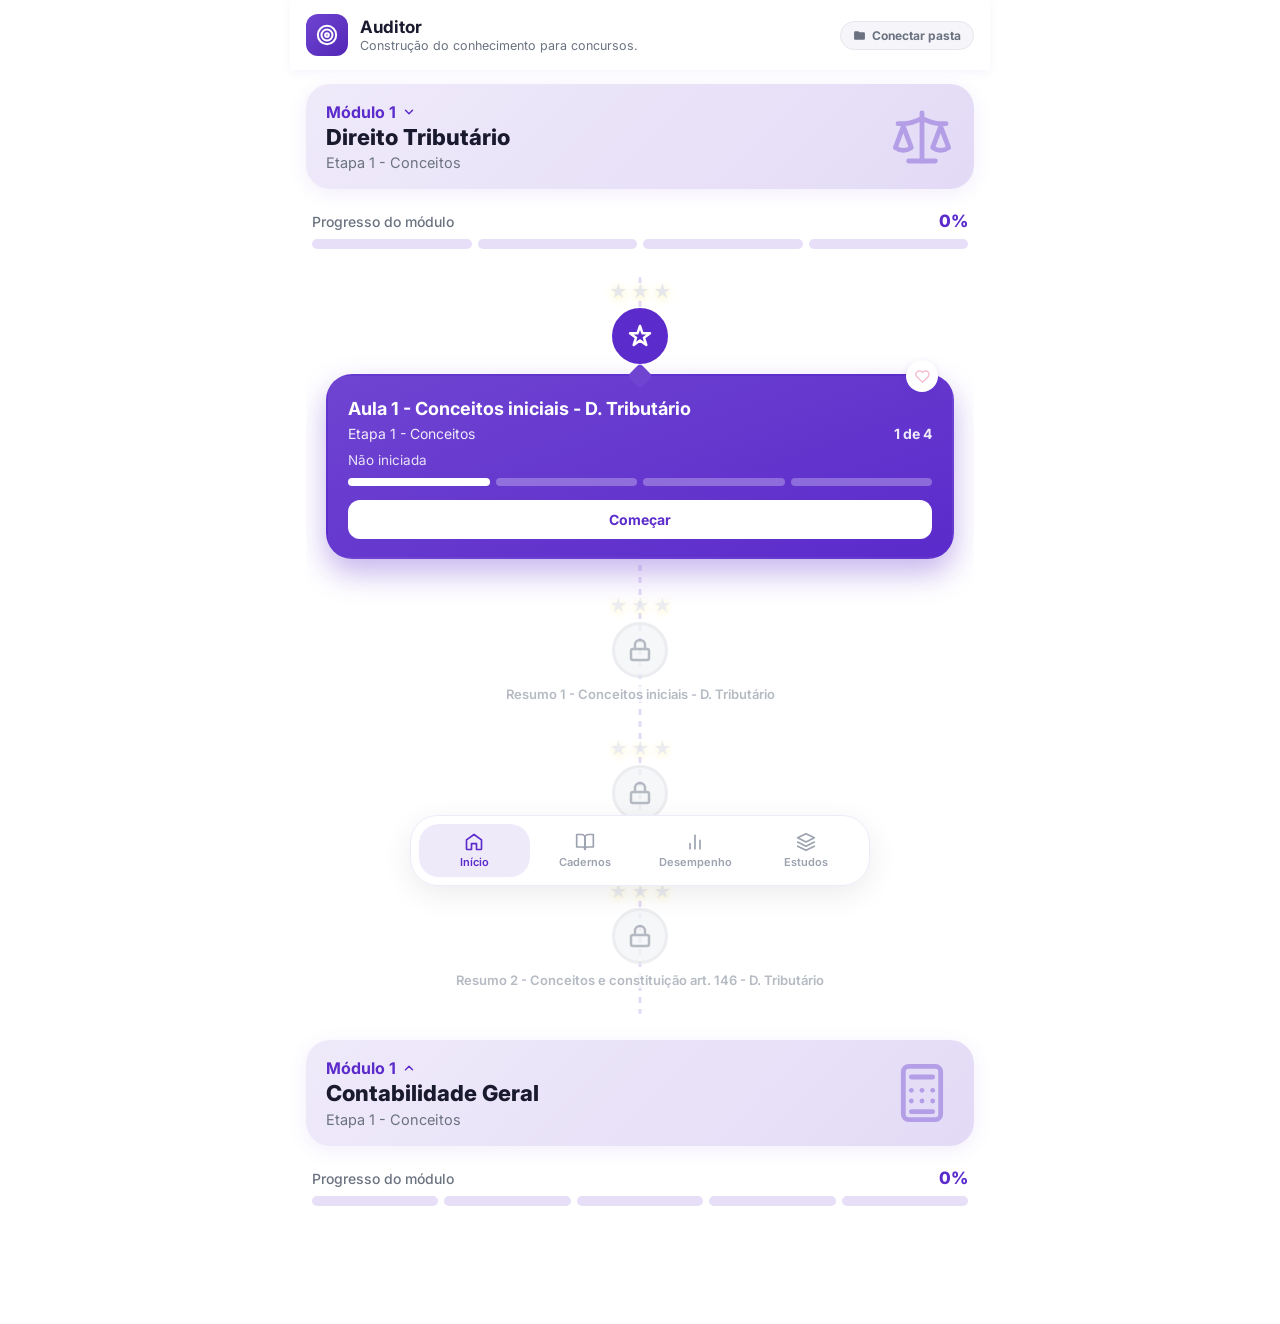
<file: index.html>
<!DOCTYPE html>
<html lang="pt-BR">
<head>
<meta charset="UTF-8">
<meta name="viewport" content="width=device-width, initial-scale=1.0, viewport-fit=cover">
<title>Auditor</title>
<link href="https://fonts.googleapis.com/css2?family=Inter:wght@400;500;600;700&display=swap" rel="stylesheet">
<link rel="stylesheet" href="css/inicio.css">
<link rel="icon" href="data:image/svg+xml,%3Csvg%20xmlns%3D%22http%3A%2F%2Fwww.w3.org%2F2000%2Fsvg%22%20viewBox%3D%220%200%2024%2024%22%3E%3Crect%20width%3D%2224%22%20height%3D%2224%22%20rx%3D%226%22%20fill%3D%22%235B2BCB%22%2F%3E%3Cg%20fill%3D%22none%22%20stroke%3D%22%23fff%22%20stroke-width%3D%222.2%22%20stroke-linecap%3D%22round%22%20stroke-linejoin%3D%22round%22%3E%3Ccircle%20cx%3D%2212%22%20cy%3D%2212%22%20r%3D%2210%22%3E%3C%2Fcircle%3E%3Ccircle%20cx%3D%2212%22%20cy%3D%2212%22%20r%3D%226%22%3E%3C%2Fcircle%3E%3Ccircle%20cx%3D%2212%22%20cy%3D%2212%22%20r%3D%222%22%3E%3C%2Fcircle%3E%3C%2Fg%3E%3C%2Fsvg%3E">
<link rel="apple-touch-icon" href="data:image/svg+xml,%3Csvg%20xmlns%3D%22http%3A%2F%2Fwww.w3.org%2F2000%2Fsvg%22%20viewBox%3D%220%200%2024%2024%22%3E%3Crect%20width%3D%2224%22%20height%3D%2224%22%20rx%3D%226%22%20fill%3D%22%235B2BCB%22%2F%3E%3Cg%20fill%3D%22none%22%20stroke%3D%22%23fff%22%20stroke-width%3D%222.2%22%20stroke-linecap%3D%22round%22%20stroke-linejoin%3D%22round%22%3E%3Ccircle%20cx%3D%2212%22%20cy%3D%2212%22%20r%3D%2210%22%3E%3C%2Fcircle%3E%3Ccircle%20cx%3D%2212%22%20cy%3D%2212%22%20r%3D%226%22%3E%3C%2Fcircle%3E%3Ccircle%20cx%3D%2212%22%20cy%3D%2212%22%20r%3D%222%22%3E%3C%2Fcircle%3E%3C%2Fg%3E%3C%2Fsvg%3E">
<link rel="manifest" href="manifest.json">
<meta name="theme-color" content="#5B2BCB">
</head>
<body>

<div class="app-wrapper">

  <header class="header">
    <div class="header-left">
      <div class="logo"><svg viewBox="0 0 24 24" fill="none" stroke="currentColor" stroke-width="2.2" stroke-linecap="round" stroke-linejoin="round" width="22" height="22"><circle cx="12" cy="12" r="10"></circle><circle cx="12" cy="12" r="6"></circle><circle cx="12" cy="12" r="2"></circle></svg></div>
      <div class="header-title">
        <h1>Auditor</h1>
        <p>Construção do conhecimento para concursos.</p>
      </div>
    </div>
    <button type="button" class="pasta-progresso-badge" id="pastaProgressoBadge" onclick="conectarPastaProgresso()" title="Conecte uma pasta pra salvar seu progresso entre sessões">
      <svg class="pasta-progresso-badge-icone" width="13" height="13" viewBox="0 0 24 24" fill="currentColor" stroke="none"><path d="M20 6h-8l-2-2H4a2 2 0 0 0-2 2v12a2 2 0 0 0 2 2h16a2 2 0 0 0 2-2V8a2 2 0 0 0-2-2z"/></svg>
      <span class="pasta-progresso-badge-texto" id="pastaProgressoBadgeTexto">Conectar pasta</span>
    </button>
  </header>

  <div class="view-inicio" id="viewInicio">
    <div id="etapasWrap"></div>
  </div>

  <div class="view-erros" id="viewErros" style="display:none">
    <div class="erros-header">
      <h2>Cadernos</h2>
      <p>Suas questões erradas, aulas favoritas e telas marcadas para revisão.</p>
    </div>
    <div class="cadernos-tabs" id="cadernosTabs">
      <button type="button" class="caderno-tab active" data-tab="erros">Erros</button>
      <button type="button" class="caderno-tab" data-tab="favoritos">Favoritos</button>
      <button type="button" class="caderno-tab" data-tab="revisao">Revisão</button>
    </div>
    <div class="cadernos-subtabs" id="cadernosSubtabs">
      <button type="button" class="caderno-subtab active" data-subtab="aula">Por aula</button>
      <button type="button" class="caderno-subtab" data-subtab="geral">Geral</button>
      <button type="button" class="caderno-subtab" data-subtab="" style="display:none"></button>
      <button type="button" class="caderno-subtab" data-subtab="" style="display:none"></button>
    </div>
    <div class="erros-list" id="errosList"></div>
  </div>

  <div class="view-erros" id="viewDesempenho" style="display:none">
    <h2>Desempenho</h2>
    <p>Insígnias por nível aparecem aqui.</p>
  </div>

  <div class="view-niveis" id="viewNiveis" style="display:none">
    <div class="erros-header">
      <h2>Estudos</h2>
      <p>Cada nível reúne várias etapas — conclua todas as aulas para desbloquear o próximo.</p>
    </div>
    <div class="niveis-lista" id="niveisLista"></div>
  </div>

  <nav class="bottom-nav">
    <div class="nav-item active" data-view="inicio">
      <svg viewBox="0 0 24 24" fill="none" stroke="currentColor" stroke-width="2" stroke-linecap="round" stroke-linejoin="round"><path d="M3 9.5 12 3l9 6.5V20a1 1 0 0 1-1 1h-5v-7H9v7H4a1 1 0 0 1-1-1z"></path></svg>
      <span>Início</span>
    </div>
    <div class="nav-item" data-view="erros">
      <svg viewBox="0 0 24 24" fill="none" stroke="currentColor" stroke-width="2" stroke-linecap="round" stroke-linejoin="round"><path d="M2 3h6a4 4 0 0 1 4 4v14a3 3 0 0 0-3-3H2z"></path><path d="M22 3h-6a4 4 0 0 0-4 4v14a3 3 0 0 1 3-3h7z"></path></svg>
      <span>Cadernos</span>
    </div>
    <div class="nav-item" data-view="desempenho">
      <svg viewBox="0 0 24 24" fill="none" stroke="currentColor" stroke-width="2" stroke-linecap="round" stroke-linejoin="round"><line x1="18" y1="20" x2="18" y2="10"></line><line x1="12" y1="20" x2="12" y2="4"></line><line x1="6" y1="20" x2="6" y2="14"></line></svg>
      <span>Desempenho</span>
    </div>
    <div class="nav-item" data-view="niveis">
      <svg viewBox="0 0 24 24" fill="none" stroke="currentColor" stroke-width="2" stroke-linecap="round" stroke-linejoin="round"><polygon points="12 2 2 7 12 12 22 7 12 2"></polygon><polyline points="2 17 12 22 22 17"></polyline><polyline points="2 12 12 17 22 12"></polyline></svg>
      <span>Estudos</span>
    </div>
  </nav>

</div>

<script src="js/progresso.mjs"></script>
<script src="js/data/modulos.mjs"></script>
<script src="js/inicio.mjs"></script>
<script src="js/cadernos.mjs"></script>
<script src="js/niveis.mjs"></script>
<script>
  if ('serviceWorker' in navigator && (location.protocol === 'https:' || location.hostname === 'localhost')) {
    window.addEventListener('load', () => navigator.serviceWorker.register('sw.js').catch(() => {}));
  }
</script>
</body>
</html>
</file>
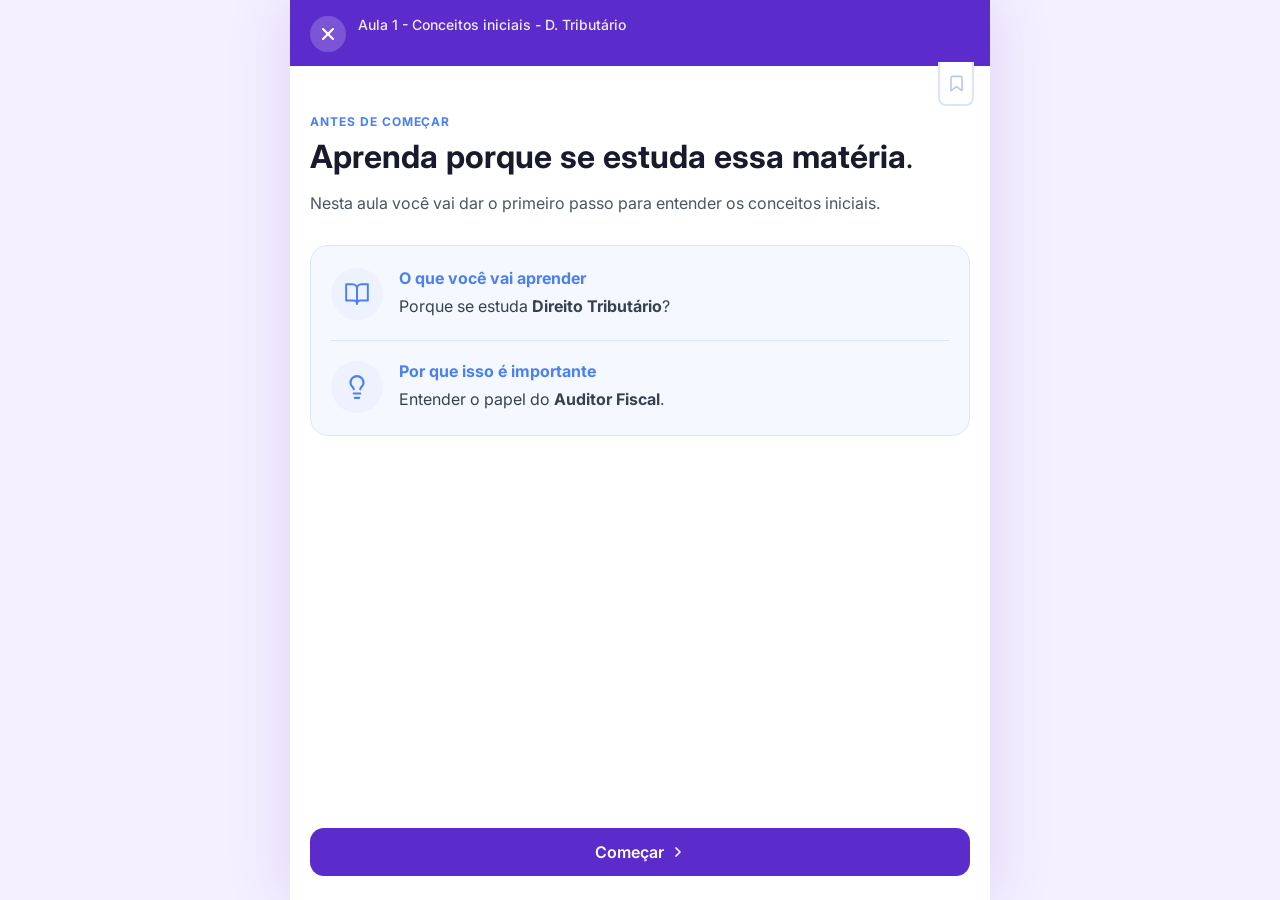
<file: estudo.html>
<!DOCTYPE html>
<html lang="pt-BR">
<head>
<meta charset="UTF-8">
<meta name="viewport" content="width=device-width, initial-scale=1.0, viewport-fit=cover">
<title>Auditor</title>
<link href="https://fonts.googleapis.com/css2?family=Inter:wght@400;500;600;700&display=swap" rel="stylesheet">
<link rel="stylesheet" href="css/estudo.css">
<link rel="icon" href="data:image/svg+xml,%3Csvg%20xmlns%3D%22http%3A%2F%2Fwww.w3.org%2F2000%2Fsvg%22%20viewBox%3D%220%200%2024%2024%22%3E%3Crect%20width%3D%2224%22%20height%3D%2224%22%20rx%3D%226%22%20fill%3D%22%235B2BCB%22%2F%3E%3Cg%20fill%3D%22none%22%20stroke%3D%22%23fff%22%20stroke-width%3D%222.2%22%20stroke-linecap%3D%22round%22%20stroke-linejoin%3D%22round%22%3E%3Ccircle%20cx%3D%2212%22%20cy%3D%2212%22%20r%3D%2210%22%3E%3C%2Fcircle%3E%3Ccircle%20cx%3D%2212%22%20cy%3D%2212%22%20r%3D%226%22%3E%3C%2Fcircle%3E%3Ccircle%20cx%3D%2212%22%20cy%3D%2212%22%20r%3D%222%22%3E%3C%2Fcircle%3E%3C%2Fg%3E%3C%2Fsvg%3E">
<link rel="apple-touch-icon" href="data:image/svg+xml,%3Csvg%20xmlns%3D%22http%3A%2F%2Fwww.w3.org%2F2000%2Fsvg%22%20viewBox%3D%220%200%2024%2024%22%3E%3Crect%20width%3D%2224%22%20height%3D%2224%22%20rx%3D%226%22%20fill%3D%22%235B2BCB%22%2F%3E%3Cg%20fill%3D%22none%22%20stroke%3D%22%23fff%22%20stroke-width%3D%222.2%22%20stroke-linecap%3D%22round%22%20stroke-linejoin%3D%22round%22%3E%3Ccircle%20cx%3D%2212%22%20cy%3D%2212%22%20r%3D%2210%22%3E%3C%2Fcircle%3E%3Ccircle%20cx%3D%2212%22%20cy%3D%2212%22%20r%3D%226%22%3E%3C%2Fcircle%3E%3Ccircle%20cx%3D%2212%22%20cy%3D%2212%22%20r%3D%222%22%3E%3C%2Fcircle%3E%3C%2Fg%3E%3C%2Fsvg%3E">
<link rel="manifest" href="manifest.json">
<meta name="theme-color" content="#5B2BCB">
</head>
<body>

<div class="app-wrapper">

  <!-- HEADER -->
  <header class="estudo-header">
    <button class="btn-fechar" id="btnFechar" title="Sair">
      <svg viewBox="0 0 24 24" fill="none" stroke="currentColor" stroke-width="2.5" stroke-linecap="round" stroke-linejoin="round" width="20" height="20">
        <line x1="18" y1="6" x2="6" y2="18"></line>
        <line x1="6" y1="6" x2="18" y2="18"></line>
      </svg>
    </button>
    <div class="header-info">
      <span class="questao-info" id="questaoInfo">Questão 1 de 5 • Aula 1: Aprenda o que é o verbo</span>
      <div class="progress-segmentos" id="progressSegmentos"></div>
    </div>
    <button type="button" class="btn-marcar-cartao" id="btnMarcarCartao" title="Marcar para revisão">
      <svg viewBox="0 0 24 24" fill="none" stroke="currentColor" stroke-width="2" stroke-linecap="round" stroke-linejoin="round">
        <path d="M19 21l-7-5-7 5V5a2 2 0 0 1 2-2h10a2 2 0 0 1 2 2z"></path>
      </svg>
    </button>
  </header>

  <!-- QUESTÃO -->
  <div class="questao-wrap">
    <main class="questao-area" id="questaoArea">
      <h2 class="questao-titulo" id="questaoTitulo"></h2>
      <p class="questao-subtitulo" id="questaoSubtitulo"></p>
      <div class="opcoes" id="opcoes"></div>
    </main>
    <div class="scroll-fade" id="scrollFade"></div>
  </div>

  <!-- FEEDBACK -->
  <div class="feedback-bar" id="feedbackBar">
    <div class="feedback-icon" id="feedbackIcon"></div>
    <div class="feedback-texto" id="feedbackTexto"></div>
  </div>

  <!-- FOOTER -->
  <footer class="estudo-footer">
    <button class="btn-anterior" id="btnAnterior">
      <svg viewBox="0 0 24 24" fill="none" stroke="currentColor" stroke-width="2.5" stroke-linecap="round" stroke-linejoin="round" width="16" height="16"><polyline points="15 18 9 12 15 6"></polyline></svg>
      Anterior
    </button>
    <button class="btn-proxima" id="btnProxima">
      Próxima
      <svg viewBox="0 0 24 24" fill="none" stroke="currentColor" stroke-width="2.5" stroke-linecap="round" stroke-linejoin="round" width="16" height="16"><polyline points="9 18 15 12 9 6"></polyline></svg>
    </button>
  </footer>

</div>

<!-- MODAL LIÇÃO -->
<div class="licao-overlay" id="licaoOverlay">
  <div class="licao-card">
    <div class="licao-header">
      <h3 id="licaoHeader">📖 Lição</h3>
      <button class="licao-fechar" id="licaoFechar">✕</button>
    </div>
    <div class="licao-corpo" id="licaoCorpo"></div>
    <button class="licao-btn-fechar" id="licaoBtnFechar">Entendido</button>
  </div>
</div>

<!-- MODAL RESULTADO -->
<div class="resultado-overlay" id="resultadoOverlay">
  <div class="resultado-card">
    <div class="resultado-emoji" id="resultadoEmoji">🎉</div>
    <h2 class="resultado-titulo" id="resultadoTitulo">Aula concluída!</h2>
    <p class="resultado-desc" id="resultadoDesc"></p>
    <div class="resultado-estrelas" id="resultadoEstrelas"></div>
    <button class="resultado-btn-continuar" id="resultadoBtnContinuar">Voltar ao início</button>
  </div>
</div>

<script src="js/progresso.mjs"></script>
<script src="js/data/modulos.mjs"></script>
<script src="js/estudo.mjs"></script>
<script>
  if ('serviceWorker' in navigator && (location.protocol === 'https:' || location.hostname === 'localhost')) {
    window.addEventListener('load', () => navigator.serviceWorker.register('sw.js').catch(() => {}));
  }
</script>
</body>
</html>
</file>
<file: css/inicio.css>
/* INICIO.CSS — Tela inicial do projeto exportado (trilha de ciclos/etapas/
   aulas), com as mesmas cores/estrutura de estudos/css/style.css.
   Cor de marca em variáveis — o export injeta um :root{} novo no final do
   arquivo com a cor escolhida no Construtor de Aulas (ver js/export.js). */
:root {
  --cor-primaria: #5B2BCB;
  --cor-primaria-rgb: 91,43,203;
  --cor-primaria-escura: #4a22a8;
  --cor-gradiente-1: #8E5CF5;
  --cor-gradiente-2: #6D2EE8;
  --cor-clara: #f0eaff;
  --cor-borda-clara: #e9dffb;
  --cor-borda-media: #d4c4f0;
  --cor-hover-fundo: #faf7ff;
}
* { margin: 0; padding: 0; box-sizing: border-box; font-family: 'Inter', sans-serif; }
body { background: #fff; min-height: 100vh; overflow-x: hidden; }

.app-wrapper {
  max-width: 700px; width: 100%; margin: 0 auto; background: #fff;
  min-height: 100vh; display: flex; flex-direction: column; padding-bottom: calc(110px + env(safe-area-inset-bottom));
}

/* HEADER */
.header {
  background: #fff; padding: 14px 16px; display: flex; align-items: center;
  justify-content: space-between; gap: 12px; box-shadow: 0 2px 10px rgba(var(--cor-primaria-rgb),0.06);
  position: sticky; top: 0; z-index: 10;
}
.header-left { display: flex; align-items: center; gap: 12px; }
.header .logo {
  width: 42px; height: 42px; border-radius: 12px; overflow: hidden;
  background: linear-gradient(135deg, var(--cor-gradiente-1) 0%, var(--cor-gradiente-2) 100%);
  display: grid; place-items: center; color: #fff; flex-shrink: 0;
}
.header-title h1 { font-size: 17px; font-weight: 700; color: #1a1a2e; }
.header-title p { font-size: 12.5px; color: #6b7280; margin-top: 1px; }

.pasta-progresso-badge {
  display: inline-flex; align-items: center; gap: 6px; flex-shrink: 0;
  padding: 6px 12px; border-radius: 999px; border: 1px solid #e5e7eb;
  background: #f5f5fa; color: #6b7280; font-family: inherit; font-size: 12px; font-weight: 700;
  cursor: pointer; white-space: nowrap;
}
.pasta-progresso-badge:hover { background: #ececf5; }
.pasta-progresso-badge.conectado { background: #e8f9ee; border-color: #b8ecc9; color: #1a9d52; }
.pasta-progresso-grupo { display: flex; flex-wrap: wrap; justify-content: flex-end; gap: 6px; flex-shrink: 0; }
.pasta-progresso-badge-icone { flex-shrink: 0; }
.pasta-progresso-badge-texto { max-width: 110px; overflow: hidden; text-overflow: ellipsis; }

/* HERO CARD — card do módulo (módulo, disciplina, etapa, ícone) */
.etapa-view { padding: 14px 16px 4px; }
.hero-card {
  display: flex; align-items: center; justify-content: space-between; gap: 12px;
  background: linear-gradient(135deg, var(--cor-clara) 0%, var(--cor-borda-clara) 100%);
  border-radius: 24px; padding: 18px 20px; cursor: pointer;
  box-shadow: 0 4px 20px rgba(var(--cor-primaria-rgb),0.08);
  transition: box-shadow .2s;
}
.hero-card:hover { box-shadow: 0 6px 24px rgba(var(--cor-primaria-rgb),0.12); }
.hero-textos { min-width: 0; flex: 1; }
.hero-icone { width: 64px; height: 64px; flex-shrink: 0; color: var(--cor-primaria); opacity: .35; }
.hero-icone-img { object-fit: contain; }

.nivel-selector {
  display: inline-flex; align-items: center; gap: 6px; color: var(--cor-primaria);
  font-size: 16px; font-weight: 700; margin-bottom: 2px; cursor: pointer;
}
.nivel-selector svg { width: 14px; height: 14px; transition: transform .2s; }
.nivel-selector.collapsed svg { transform: rotate(180deg); }

.hero-title { font-size: 22px; line-height: 1.2; font-weight: 800; color: #1a1a2e; overflow-wrap: anywhere; }
.hero-etapa { margin-top: 4px; font-size: 14.5px; color: #6b7280; overflow-wrap: anywhere; }
.hero-etapa:empty { display: none; }

/* PROGRESSO DO MÓDULO — área própria abaixo do card */
.modulo-progresso { margin-top: 10px; padding: 12px 6px 4px; }
.modulo-progresso-topo { display: flex; align-items: baseline; justify-content: space-between; margin-bottom: 8px; font-size: 14px; color: #6b7280; font-weight: 500; }
.modulo-progresso-pct { font-size: 17px; font-weight: 800; color: var(--cor-primaria); }
.progress-segments { display: flex; gap: 6px; }
.progress-segments .segment { flex: 1; height: 10px; border-radius: 6px; background: rgba(var(--cor-primaria-rgb),0.15); }
.progress-segments .segment.filled { background: var(--cor-primaria); }
.etapa-view.etapa-completa .progress-segments .segment.filled { box-shadow: 0 0 10px rgba(var(--cor-primaria-rgb),0.7); }

/* PATH */
.path-container { position: relative; padding: 18px 20px 8px; overflow: hidden; max-height: 4000px; transition: max-height .25s ease, padding .25s; }
.path-container.collapsed { max-height: 0; padding-top: 0; padding-bottom: 0; }
.path-line, .path-line-lit {
  position: absolute; left: 50%; top: 24px; bottom: 8px; width: 3px; transform: translateX(-50%);
  border-radius: 2px;
}
.path-line { background: repeating-linear-gradient(to bottom, var(--cor-borda-clara) 0 6px, transparent 6px 12px); }
.path-line-lit { background: #FFD700; height: 0; bottom: auto; transition: height .3s ease; }

.aula-node { position: relative; display: flex; flex-direction: column; align-items: center; padding: 10px 0 26px; text-align: center; }
.aula-node.locked { opacity: .75; }
.aula-node-titulo { display: none; position: relative; z-index: 1; background: #fff; padding: 0 8px; max-width: 100%; margin-top: -2px; font-size: 13px; font-weight: 600; color: #9ca3af; overflow-wrap: anywhere; }
.aula-node.locked .aula-node-titulo { display: block; }
.aula-node.locked .aula-card { display: none; }

.stars { display: flex; gap: 3px; margin-bottom: 6px; }
.star { font-size: 18px; color: #e5e7eb; filter: drop-shadow(0 2px 4px rgba(255,215,0,0.3)); }

.icon-circle {
  width: 56px; height: 56px; border-radius: 50%; background: #fff; border: 3px solid var(--cor-borda-clara);
  display: grid; place-items: center; color: var(--cor-primaria); margin-bottom: 10px; position: relative; z-index: 1;
}
.icon-circle svg { width: 24px; height: 24px; }
.icon-circle.active { background: var(--cor-primaria); border-color: var(--cor-primaria); color: #fff; }
.icon-circle.locked { background: #f3f4f6; border-color: #e5e7eb; color: #9ca3af; }

.aula-card {
  width: 100%; background: #fff; border: 2px solid var(--cor-borda-clara); border-radius: 20px;
  padding: 16px 18px; box-shadow: 0 6px 20px rgba(var(--cor-primaria-rgb),0.08); position: relative;
  text-align: center;
}
.aula-card.locked { background: #f9fafb; border-color: #e5e7eb; box-shadow: none; }

/* Aula atual: card roxo em destaque */
.aula-card.atual {
  background: linear-gradient(160deg, var(--cor-gradiente-1) 0%, var(--cor-primaria) 100%);
  border-color: transparent; color: #fff; text-align: left; padding: 22px 20px 18px; border-radius: 26px;
  box-shadow: 0 14px 30px rgba(var(--cor-primaria-rgb),0.35);
}
.aula-card.atual::before {
  content: ''; position: absolute; top: -9px; left: 50%; width: 18px; height: 18px; transform: translateX(-50%) rotate(45deg);
  background: var(--cor-gradiente-1); border-radius: 4px;
}
.aula-card.atual h3, .aula-card.atual .status { color: #fff; }
.aula-card.atual .status { opacity: .85; }
.aula-card.atual .aula-meta { color: rgba(255,255,255,.9); }
.aula-card.atual .seg { background: rgba(255,255,255,.28); }
.aula-card.atual .seg.cheio { background: #fff; }
.aula-card.atual .btn-acao.ativa { background: #fff; color: var(--cor-primaria); }
.aula-card.atual .btn-acao.ativa:hover { background: var(--cor-clara); box-shadow: none; }
.aula-card.atual .btn-favoritar { border-color: rgba(255,255,255,.6); background: #fff; }

.aula-meta { display: flex; align-items: baseline; justify-content: space-between; gap: 10px; margin-bottom: 10px; font-size: 14px; color: #6b7280; }
.aula-etapa { min-width: 0; overflow-wrap: anywhere; }
.aula-posicao { flex-shrink: 0; font-weight: 700; }
.aula-segmentos { display: flex; gap: 6px; margin-bottom: 14px; }
.aula-segmentos .seg { flex: 1; height: 8px; border-radius: 5px; background: var(--cor-borda-clara); }
.aula-segmentos .seg.cheio { background: var(--cor-primaria); }

@keyframes aula-card-destaque {
  0%, 100% { box-shadow: 0 6px 20px rgba(var(--cor-primaria-rgb),0.08); border-color: var(--cor-borda-clara); }
  50%      { box-shadow: 0 0 0 8px rgba(var(--cor-primaria-rgb),0.15), 0 6px 24px rgba(var(--cor-primaria-rgb),0.35); border-color: var(--cor-primaria); }
}
.aula-card.proxima-destaque { animation: aula-card-destaque 1.1s ease-in-out 2; }
.aula-card h3 { font-size: 18px; font-weight: 700; color: #1a1a2e; margin-bottom: 6px; overflow-wrap: anywhere; }
.aula-card.locked h3 { color: #6b7280; }
.status { font-size: 13.5px; color: #6b7280; margin-bottom: 10px; }

.progress-bar { height: 6px; border-radius: 4px; background: var(--cor-borda-clara); overflow: hidden; margin-bottom: 12px; }
.progress-bar-fill { height: 100%; background: var(--cor-primaria); transition: width .3s; }

.btn-favoritar {
  position: absolute; top: -16px; right: 14px; width: 32px; height: 32px; border-radius: 50%;
  background: #fff; border: 2px solid var(--cor-borda-clara); color: #f3b6c9; display: grid; place-items: center; cursor: pointer;
  box-shadow: 0 2px 6px rgba(var(--cor-primaria-rgb),0.12);
}
.btn-favoritar svg { width: 15px; height: 15px; }
.btn-favoritar:hover { color: #ec4899; }
.btn-favoritar.favorita { color: #ec4899; }
.btn-favoritar.favorita svg { fill: #ec4899; }
.aula-card.locked .btn-favoritar { opacity: .4; cursor: not-allowed; }

.btn-acao { width: 100%; padding: 11px; border: none; border-radius: 12px; font-family: inherit; font-weight: 700; font-size: 14px; cursor: pointer; }
.btn-acao.ativa { background: var(--cor-primaria); color: #fff; }
.btn-acao.ativa:hover { background: var(--cor-primaria-escura); box-shadow: 0 4px 12px rgba(var(--cor-primaria-rgb),0.3); }
.btn-acao.bloqueada { background: #e5e7eb; color: #9ca3af; cursor: not-allowed; }

/* CADERNOS (erros / favoritos / revisão) */
.view-erros { padding: 20px 16px 16px; }
.erros-header { margin-bottom: 18px; }
.erros-header h2 { font-size: 21px; font-weight: 700; color: #1a1a2e; }
.erros-header p { font-size: 14px; line-height: 1.5; color: #6b7280; margin-top: 4px; }

.cadernos-tabs { display: flex; gap: 8px; margin-bottom: 18px; }
.caderno-tab {
  flex: 1; padding: 10px 12px; border-radius: 12px; border: 1.5px solid var(--cor-borda-clara);
  background: #fff; color: #6b7280; font-family: inherit; font-weight: 600; font-size: 13px; cursor: pointer;
  transition: all .2s;
}
.caderno-tab:hover { background: var(--cor-hover-fundo); }
.caderno-tab.active { background: var(--cor-primaria); border-color: var(--cor-primaria); color: #fff; }

.cadernos-subtabs { display: flex; gap: 16px; margin: -6px 0 16px; padding-bottom: 10px; border-bottom: 1.5px solid var(--cor-clara); }
.caderno-subtab {
  padding: 4px 2px; border: none; background: none; color: #9ca3af; font-family: inherit;
  font-weight: 600; font-size: 13px; cursor: pointer; position: relative;
}
.caderno-subtab.active { color: var(--cor-primaria); }
.caderno-subtab.active::after { content: ''; position: absolute; left: 0; right: 0; bottom: -11px; height: 2px; background: var(--cor-primaria); }

.erros-list { display: flex; flex-direction: column; gap: 12px; }
.erro-card {
  display: flex; align-items: center; justify-content: space-between; gap: 12px;
  border: 2px solid #fde0e0; border-radius: 18px; padding: 16px 18px; background: #fff;
  box-shadow: 0 4px 14px rgba(220,38,38,0.06);
}
.erro-card-info h3 { font-size: 16px; font-weight: 700; color: #1a1a2e; margin-bottom: 4px; }
.erro-card-info p { font-size: 14px; font-weight: 600; color: #ef4444; }
.erro-card-info p.cor-favorito { color: #ec4899; }
.erro-card-info p.cor-revisao { color: #4A80F0; }

.btn-praticar {
  flex-shrink: 0; padding: 10px 18px; border: none; border-radius: 12px; background: var(--cor-primaria);
  color: #fff; font-family: inherit; font-weight: 600; font-size: 15px; cursor: pointer; transition: all .2s;
}
.btn-praticar:hover { background: var(--cor-primaria-escura); transform: translateY(-1px); }

.erros-empty { text-align: center; padding: 60px 20px; color: #6b7280; }
.erros-empty-emoji { font-size: 40px; margin-bottom: 10px; }
.erros-empty p { font-size: 15px; margin-bottom: 4px; }
.revisao-geral-item { margin: 8px 6px 0; font-size: 13px; color: #6b7280; }
.erros-empty-sub { font-size: 14px; max-width: 280px; margin: 6px auto 0; line-height: 1.5; color: #9ca3af; }

/* ESTUDOS (visão geral por nível/ciclo) */
.view-niveis { padding: 20px 16px 16px; }
.niveis-lista { padding-bottom: 24px; }
.sprint-lista { display: flex; flex-direction: column; gap: 14px; margin-bottom: 22px; }

/* DESEMPENHO — insígnias por ciclo */
.insignias-grid { display: grid; grid-template-columns: repeat(auto-fill, minmax(120px, 1fr)); gap: 14px; }
.insignia-card {
  background: #fff; border: 2px solid var(--cor-borda-clara); border-radius: 16px;
  padding: 16px 10px; text-align: center; box-shadow: 0 4px 14px rgba(var(--cor-primaria-rgb),0.06);
}
.insignia-card-icone {
  width: 56px; height: 56px; margin: 0 auto 10px; border-radius: 50%; overflow: hidden;
  background: linear-gradient(135deg, var(--cor-gradiente-1) 0%, var(--cor-gradiente-2) 100%);
  color: #fff; display: grid; place-items: center;
}
.insignia-card-img { width: 100%; height: 100%; object-fit: cover; }
.insignia-card-titulo { font-size: 13px; font-weight: 700; color: #1a1a2e; line-height: 1.3; }
.insignia-card-status { font-size: 11px; font-weight: 600; color: #6b7280; margin-top: 3px; }
.insignia-card.bloqueada { opacity: .5; }
.insignia-card.bloqueada .insignia-card-icone { background: #d1d5db; filter: grayscale(1); }
.insignia-card.conquistada .insignia-card-status { color: #16a34a; }

@keyframes insignia-revelar {
  0%   { transform: scale(0.5) rotate(-8deg); opacity: 0; }
  60%  { transform: scale(1.08) rotate(3deg); opacity: 1; }
  100% { transform: scale(1) rotate(0deg); opacity: 1; }
}
@keyframes insignia-brilho {
  0%, 100% { box-shadow: 0 4px 16px rgba(var(--cor-primaria-rgb),0.12); }
  50%      { box-shadow: 0 0 0 10px rgba(var(--cor-primaria-rgb),0.15), 0 4px 24px rgba(var(--cor-primaria-rgb),0.35); }
}
.insignia-card.nova {
  animation: insignia-revelar 0.6s cubic-bezier(.34, 1.56, .64, 1),
             insignia-brilho 1.5s ease-in-out 0.6s 2;
}

.nivel-card-unico { background: #fff; border: 2px solid var(--cor-borda-clara); border-radius: 18px; padding: 18px; box-shadow: 0 4px 14px rgba(var(--cor-primaria-rgb),0.06); }
.nivel-card-unico-cabecalho { display: flex; align-items: center; gap: 14px; cursor: pointer; }
.nivel-card-unico-seta { transition: transform .3s ease; flex-shrink: 0; }
.nivel-card-unico-cabecalho.collapsed .nivel-card-unico-seta { transform: rotate(-90deg); }
.nivel-card-unico-corpo { overflow: hidden; max-height: 2000px; opacity: 1; transition: max-height .4s ease, opacity .3s ease; }
.nivel-card-unico-corpo.collapsed { max-height: 0; opacity: 0; }

.trilha-tabs { margin-bottom: 14px; }
.trilha-tab-titulo-unica { margin-bottom: 14px; }

.sprint-card-numero { width: 44px; height: 44px; border-radius: 50%; display: grid; place-items: center; font-size: 14px; font-weight: 800; color: #fff; flex-shrink: 0; }
.sprint-card-numero.andamento { background: var(--cor-primaria); }
.sprint-card-numero.concluida { background: #16a34a; }
.sprint-titulo { flex: 1; font-size: 16px; font-weight: 700; color: #1a1a2e; line-height: 1.3; }

.ciclo-secao { margin-top: 18px; padding-top: 16px; border-top: 1px solid var(--cor-clara); cursor: pointer; }
.ciclo-secao.bloqueada { cursor: default; padding-top: 14px; }
.ciclo-secao-cabecalho { display: flex; align-items: center; justify-content: space-between; gap: 8px; margin-bottom: 8px; }
.ciclo-secao-label { font-size: 13px; font-weight: 800; color: #1a1a2e; }
.ciclo-secao-label.bloqueada { display: flex; align-items: center; gap: 6px; font-weight: 700; color: #9ca3af; }

.sprint-status { font-size: 11px; font-weight: 800; letter-spacing: .04em; text-transform: uppercase; padding: 3px 9px; border-radius: 999px; }
.sprint-status.concluida { background: #dcfce7; color: #15803d; }
.sprint-status.andamento { background: var(--cor-clara); color: var(--cor-primaria); }

.sprint-etapas { display: flex; flex-wrap: wrap; gap: 6px; margin-bottom: 10px; }
.sprint-materia-tag { background: #f8f6ff; border: 1px solid var(--cor-clara); border-radius: 10px; padding: 5px 9px; font-size: 12px; font-weight: 700; color: var(--cor-primaria); }

.sprint-progress-row { display: flex; align-items: center; gap: 10px; }
.sprint-progress-pct { width: 38px; font-size: 13px; font-weight: 800; flex-shrink: 0; }
.sprint-progress-pct.concluida { color: #16a34a; }
.sprint-progress-pct.andamento { color: var(--cor-primaria); }
.sprint-progress-bar { flex: 1; height: 6px; background: var(--cor-clara); border-radius: 4px; overflow: hidden; }
.sprint-progress-bar-fill { height: 100%; background: var(--cor-primaria); border-radius: 4px; }

.trilha-section { background: #fff; border: 2px solid var(--cor-borda-clara); border-radius: 18px; padding: 18px; margin-bottom: 22px; }
.trilha-titulo { font-size: 16px; font-weight: 700; color: #1a1a2e; margin-bottom: 4px; }
.trilha-desc { font-size: 13px; color: #6b7280; line-height: 1.4; margin-bottom: 14px; }
.trilha-section.trilha-bloqueada { background: #f9fafb; opacity: .85; }
.trilha-bloqueada-cabecalho { display: flex; align-items: center; gap: 6px; color: #9ca3af; margin-bottom: 4px; }
.trilha-bloqueada-cabecalho .trilha-titulo { margin-bottom: 0; color: #9ca3af; }
.trilha-section.trilha-bloqueada .trilha-desc { margin-bottom: 0; }

.trilha-grid { display: grid; grid-template-columns: repeat(2, 1fr); gap: 10px; }
.trilha-card {
  position: relative; display: flex; flex-direction: column; align-items: flex-start; gap: 8px;
  border: 2px solid var(--cor-borda-clara); border-radius: 14px; padding: 12px; cursor: pointer;
  transition: border-color .15s, background .15s;
}
.trilha-card:hover { border-color: var(--cor-borda-media); }
.trilha-card.selecionada { border-color: var(--cor-primaria); background: var(--cor-hover-fundo); }
.trilha-icone {
  width: 36px; height: 36px; border-radius: 10px; background: var(--cor-clara); color: var(--cor-primaria);
  display: flex; align-items: center; justify-content: center;
}
.trilha-nome { font-size: 13.5px; font-weight: 700; color: #1a1a2e; }
.trilha-check {
  position: absolute; top: 10px; right: 10px; width: 20px; height: 20px; border-radius: 50%;
  border: 2px solid var(--cor-borda-media); color: #fff; display: flex; align-items: center; justify-content: center;
  opacity: 0; transition: opacity .15s, background .15s, border-color .15s;
}
.trilha-card.selecionada .trilha-check { opacity: 1; background: var(--cor-primaria); border-color: var(--cor-primaria); }

/* VIEWS SECUNDÁRIAS (placeholder) */
.view-placeholder { padding: 60px 24px; text-align: center; color: #6b7280; }
.view-placeholder h2 { font-size: 19px; color: #1a1a2e; margin-bottom: 8px; }

.vazio-aviso { margin: 40px 20px; padding: 28px 20px; text-align: center; background: #fff; border-radius: 20px; color: #6b7280; box-shadow: 0 4px 16px rgba(var(--cor-primaria-rgb),0.06); }

/* BOTTOM NAV */
.bottom-nav {
  position: fixed; bottom: calc(14px + env(safe-area-inset-bottom)); left: 50%; transform: translateX(-50%); width: calc(100% - 32px); max-width: 460px;
  background: #fff; border-radius: 28px; box-shadow: 0 8px 30px rgba(0,0,0,0.08); border: 1px solid var(--cor-clara);
  display: flex; padding: 8px; z-index: 20;
}
.nav-item { flex: 1; display: flex; flex-direction: column; align-items: center; gap: 3px; padding: 8px 4px; border-radius: 20px; cursor: pointer; color: #9ca3af; font-size: 11px; font-weight: 600; }
.nav-item svg { width: 20px; height: 20px; }
.nav-item.active { background: var(--cor-clara); color: var(--cor-primaria); }

/* TOAST */
.toast {
  position: fixed; left: 50%; bottom: 90px; transform: translateX(-50%) translateY(20px);
  background: #1a1a2e; color: #fff; padding: 12px 20px; border-radius: 14px; font-size: 13.5px; font-weight: 600;
  opacity: 0; pointer-events: none; transition: opacity .2s, transform .2s; max-width: 90%; text-align: center; z-index: 50;
}
.toast.show { opacity: 1; transform: translateX(-50%) translateY(0); }

:root {
  --cor-primaria: #5B2BCB;
  --cor-primaria-rgb: 91,43,203;
  --cor-primaria-escura: #4b23a6;
  --cor-gradiente-1: #6f44d1;
  --cor-gradiente-2: #5227b7;
  --cor-clara: #efeafa;
  --cor-borda-clara: #e3dbf6;
  --cor-borda-media: #d1c4f0;
  --cor-hover-fundo: #f7f4fc;
}
</file>
<file: css/estudo.css>
/* Cor de marca em variáveis — o export injeta um :root{} novo no final do
   arquivo com a cor escolhida no Construtor de Aulas (ver js/export.js). */
:root {
  --cor-primaria: #5B2BCB;
  --cor-primaria-rgb: 91,43,203;
  --cor-primaria-escura: #4a22a8;
  --cor-gradiente-1: #8E5CF5;
  --cor-gradiente-2: #6D2EE8;
  --cor-clara: #f0eaff;
  --cor-borda-clara: #e9dffb;
  --cor-borda-media: #d4c4f0;
  --cor-hover-fundo: #faf7ff;
}

* {
  margin: 0;
  padding: 0;
  box-sizing: border-box;
  font-family: 'Inter', sans-serif;
}

body {
  background: #fff;
  min-height: 100vh;
}

.app-wrapper {
  max-width: 700px;
  width: 100%;
  margin: 0 auto;
  background: #ffffff;
  height: 100vh;   /* fallback para navegadores antigos */
  height: 100dvh;  /* viewport dinâmico */
  height: 100svh;  /* viewport "pequeno" garantido — evita que a barra de
                       gestos do sistema (comum no PWA instalado) corte o
                       rodapé com os botões Anterior/Próxima */
  display: flex;
  flex-direction: column;
  box-shadow: 0 0 60px rgba(91, 43, 203, 0.15);
  overflow: hidden;
}

/* HEADER */
.estudo-header {
  background: var(--cor-primaria);
  padding: 16px 20px 14px;
  display: flex;
  align-items: flex-start;
  gap: 12px;
  position: relative;
}

.btn-fechar {
  background: rgba(255,255,255,0.2);
  border: none;
  border-radius: 50%;
  width: 36px;
  height: 36px;
  display: flex;
  align-items: center;
  justify-content: center;
  cursor: pointer;
  color: white;
  flex-shrink: 0;
  transition: background 0.2s;
}
.btn-fechar:hover { background: rgba(255,255,255,0.3); }

.header-info {
  flex: 1;
  display: flex;
  flex-direction: column;
  gap: 8px;
}

.questao-info {
  color: rgba(255,255,255,0.9);
  font-size: 14px;
  font-weight: 500;
}

.progress-segmentos {
  display: flex;
  gap: 4px;
}

.seg {
  flex: 1;
  height: 5px;
  border-radius: 3px;
  background: rgba(255,255,255,0.3);
  transition: background 0.4s ease;
}

.seg.respondida { background: #fff; }
.seg.atual      { background: rgba(255,255,255,0.7); }

/* TAGS */
.tags-row {
  display: flex;
  gap: 8px;
  padding: 14px 20px 0;
}

.tag {
  display: inline-flex;
  align-items: center;
  gap: 5px;
  padding: 6px 12px;
  border-radius: 20px;
  font-size: 13px;
  font-weight: 600;
  cursor: pointer;
}

.tag-dificuldade {
  background: var(--cor-clara);
  color: var(--cor-primaria);
}

.tag-consultar {
  background: var(--cor-clara);
  color: var(--cor-primaria);
  transition: background 0.2s;
}
.tag-consultar:hover { background: var(--cor-borda-media); }

/* QUESTÃO */
.questao-wrap {
  position: relative;
  flex: 1;
  min-height: 0;
}

.questao-area {
  height: 100%;
  overflow-y: auto;
  padding: 24px 20px 12px;
}

.scroll-fade {
  position: absolute;
  bottom: 0;
  left: 0;
  right: 0;
  height: 64px;
  background: linear-gradient(to bottom, transparent, #ffffff);
  pointer-events: none;
  opacity: 1;
  transition: opacity 0.3s;
}

.scroll-fade.oculto {
  opacity: 0;
}

.questao-titulo {
  font-size: 21px;
  font-weight: 400;
  color: #1a1a2e;
  margin-bottom: 6px;
  line-height: 1.3;
}

.questao-subtitulo {
  font-size: 15px;
  color: #6b7280;
  margin-bottom: 24px;
}

/* TELA DE CHECAGEM — pergunta curta em negrito antes do título grande */
.checagem-pergunta {
  font-weight: 700;
  margin-bottom: 6px;
}

.checagem-titulo {
  margin-bottom: 24px;
}

/* Perguntas de "o verbo em destaque indica" — instrução menor,
   frase analisada maior (é o que realmente importa ler com atenção). */
.checagem-instrucao {
  font-size: 16px;
}

.checagem-frase {
  font-size: 19px;
  font-weight: 400;
  color: #1a1a2e;
}

.checagem-frase strong {
  font-weight: 700;
  color: #4A80F0;
}

/* TELA DE INTRODUÇÃO (Antes de começar) */
.intro-card { position: relative; }
.intro-label {
  display: block;
  font-size: 12px;
  font-weight: 700;
  text-transform: uppercase;
  letter-spacing: 0.08em;
  color: #4A80F0;
  margin-bottom: 8px;
}

.intro-titulo {
  font-size: 32px;
  font-weight: 400;
  color: #1a1a2e;
  line-height: 1.25;
  margin-bottom: 14px;
}

.intro-desc {
  font-size: 16px;
  color: #4b5563;
  line-height: 1.6;
  margin-bottom: 28px;
  text-align: justify;
}

.intro-info {
  background: #f5f8ff;
  border: 1.5px solid #d9e6fc;
  border-radius: 18px;
  padding: 22px 20px;
}

.intro-info-item {
  display: flex;
  align-items: flex-start;
  gap: 16px;
}

.intro-info-item + .intro-info-item {
  margin-top: 20px;
  padding-top: 20px;
  border-top: 1px solid #d9e6fc;
}

.intro-info-icone-wrap {
  width: 52px;
  height: 52px;
  border-radius: 50%;
  background: #eef2ff;
  display: flex;
  align-items: center;
  justify-content: center;
  flex-shrink: 0;
}

.intro-info-texto h3 {
  font-size: 16px;
  font-weight: 700;
  color: #4A80F0;
  margin-bottom: 6px;
}

.intro-info-texto p {
  font-size: 16px;
  color: #374151;
  line-height: 1.6;
  text-align: justify;
}

/* TELA DE DEFINIÇÃO */
.definicao-card {
  display: flex;
  flex-direction: column;
  align-items: center;
  gap: 24px;
  padding: 32px 20px;
  text-align: center;
  position: relative;
}

/* ETIQUETA "MARCAR PARA REVISÃO" — botão único e fixo no cabeçalho (não é
   mais recriado a cada tela, ver ligarBotaoMarcar/atualizarBotaoMarcar em
   estudo.mjs), preso no rodapé do próprio .estudo-header (position:absolute
   nele, que tem position:relative) — assim ele acompanha a altura real do
   cabeçalho (que varia com o tamanho do título da aula), em vez de um valor
   fixo em pixels que ficava errado quando o título quebrava em 2 linhas. */
.btn-marcar-cartao {
  position: absolute;
  bottom: -40px;
  right: 16px;
  width: 36px;
  height: 44px;
  padding: 0;
  background: #ffffff;
  border: 2px solid #dbe4fb;
  border-top: none;
  border-radius: 0 0 8px 8px;
  display: flex;
  align-items: center;
  justify-content: center;
  cursor: pointer;
  color: #b9c6f0;
  z-index: 15;
  transition: color 0.2s, transform 0.15s;
}

.btn-marcar-cartao:hover {
  color: #4A80F0;
  transform: translateY(1px);
}

.btn-marcar-cartao svg {
  width: 19px;
  height: 19px;
}

.btn-marcar-cartao.marcada {
  color: #4A80F0;
}

.btn-marcar-cartao.marcada svg {
  fill: #4A80F0;
}

.definicao-icone-wrap {
  width: 88px;
  height: 88px;
  background: #eef2ff;
  border-radius: 50%;
  display: flex;
  align-items: center;
  justify-content: center;
}

.definicao-texto {
  font-size: 16px;
  font-weight: 600;
  color: #1a1a2e;
  line-height: 1.6;
  max-width: 300px;
}

.destaque {
  color: #4A80F0;
  font-weight: 700;
}

/* TELA DE CONTEXTO */
.contexto-card {
  display: flex;
  flex-direction: column;
  gap: 20px;
  padding: 8px 4px;
  position: relative;
}

.contexto-icone-wrap {
  width: 80px;
  height: 80px;
  background: #eef2ff;
  border-radius: 50%;
  display: flex;
  align-items: center;
  justify-content: center;
  align-self: center;
}

.contexto-texto {
  font-size: 16px;
  font-weight: 500;
  color: #1a1a2e;
  line-height: 1.65;
  text-align: justify;
}

.contexto-texto strong { font-weight: 700; }

.contexto-nota {
  display: flex;
  align-items: flex-start;
  gap: 10px;
  background: #f1f5f9;
  border-radius: 12px;
  padding: 14px 16px;
}

.contexto-nota svg { flex-shrink: 0; margin-top: 1px; }

.contexto-nota span {
  font-size: 15px;
  color: #475569;
  line-height: 1.5;
  text-align: justify;
}

/* TELA DE EXEMPLO */
.exemplo-card {
  display: flex;
  flex-direction: column;
  gap: 20px;
  padding: 8px 4px;
  position: relative;
}

/* Filho de um flex column sem min-width:0 não deixa o overflow-x:auto (ver
   .frase-anotada-wrap) funcionar — o item cresce pra caber a frase inteira
   em vez de encolher e deixar rolar, empurrando a caixa pra fora da tela no
   celular. Aplica em .exemplo-card (telas de exemplo) e .opcoes (telas de
   checagem), pra cobrir qualquer frase, em qualquer tela, sem precisar
   lembrar disso de novo a cada caixa nova. */
.exemplo-card > *,
.opcoes > * {
  min-width: 0;
}

.exemplo-icone-wrap {
  width: 88px;
  height: 88px;
  background: #eef2ff;
  border-radius: 50%;
  display: flex;
  align-items: center;
  justify-content: center;
  align-self: center;
}

.exemplo-texto {
  font-size: 16px;
  color: #1a1a2e;
  line-height: 1.65;
  text-align: justify;
}

.exemplo-conclusao {
  font-size: 16px;
  color: #1a1a2e;
  line-height: 1.5;
  text-align: justify;
}

.exemplo-obs-box {
  display: flex;
  align-items: center;
  gap: 10px;
  background: #eef2ff;
  border-radius: 12px;
  padding: 12px 14px;
}

.exemplo-obs-icone {
  flex-shrink: 0;
  display: flex;
}

.exemplo-obs-texto {
  font-size: 14.5px;
  color: #1a1a2e;
  line-height: 1.4;
  text-align: left;
}

.exemplo-pontos {
  display: flex;
  flex-direction: column;
  gap: 14px;
}

.exemplo-ponto {
  display: flex;
  align-items: center;
  gap: 14px;
}

.exemplo-ponto-icone {
  width: 46px;
  height: 46px;
  border-radius: 50%;
  background: #eef2ff;
  display: flex;
  align-items: center;
  justify-content: center;
  flex-shrink: 0;
}

.exemplo-ponto-texto {
  font-size: 16px;
  color: #1a1a2e;
  line-height: 1.5;
  text-align: left;
}

.card-imagem {
  border-radius: 18px;
  overflow: hidden;
  border: 1px solid #ececf5;
  background: #fbfaff;
}

.card-imagem-img {
  display: block;
  width: 100%;
  max-height: 280px;
  object-fit: cover;
}

.card-imagem-corpo {
  padding: 14px 16px;
}

.card-imagem-titulo {
  font-size: 17px;
  color: #1a1a2e;
  line-height: 1.4;
  text-align: left;
}

.card-imagem-subtitulo {
  font-size: 14px;
  color: #64748b;
  line-height: 1.4;
  text-align: left;
  margin-top: 2px;
}

.card-imagem-texto {
  font-size: 15px;
  color: #1a1a2e;
  line-height: 1.55;
  text-align: left;
  margin-top: 8px;
}

.card-imagem-titulo:first-child,
.card-imagem-subtitulo:first-child,
.card-imagem-texto:first-child {
  margin-top: 0;
}

.card-audio {
  border-radius: 18px;
  overflow: hidden;
  border: 1px solid #ececf5;
  background: #fbfaff;
  padding: 14px 16px;
  display: flex;
  flex-direction: column;
  gap: 10px;
}

.card-audio-player {
  display: block;
  width: 100%;
}

.card-audio-titulo {
  font-size: 17px;
  color: #1a1a2e;
  line-height: 1.4;
  text-align: left;
}

.card-audio-subtitulo {
  font-size: 14px;
  color: #64748b;
  line-height: 1.4;
  text-align: left;
  margin-top: 2px;
}

.card-audio-texto {
  font-size: 15px;
  color: #1a1a2e;
  line-height: 1.55;
  text-align: left;
}

.gravacao-aluno-wrap {
  display: flex;
  flex-direction: column;
  gap: 8px;
}

.gravacao-aluno-controles {
  display: flex;
  align-items: center;
  gap: 10px;
  flex-wrap: wrap;
}

.btn-gravar-audio-aluno {
  display: flex;
  align-items: center;
  gap: 6px;
  padding: 10px 16px;
  background: var(--cor-primaria);
  border: none;
  border-radius: 12px;
  color: white;
  font-weight: 600;
  font-size: 14px;
  cursor: pointer;
  transition: background 0.2s;
}
.btn-gravar-audio-aluno:hover { background: var(--cor-primaria-escura); }
.btn-gravar-audio-aluno.gravando { background: #dc2626; }
.btn-gravar-audio-aluno.gravando:hover { background: #b91c1c; }

.gravacao-aluno-status {
  font-size: 13px;
  color: #dc2626;
  font-weight: 600;
}

.gravacao-aluno-preview audio {
  display: block;
  width: 100%;
}

.flashcard-wrap {
  display: flex;
  flex-direction: column;
  align-items: center;
  gap: 10px;
  margin-top: 6px;
}

.flashcard {
  width: 100%;
  max-width: 380px;
  min-height: 180px;
  perspective: 1200px;
  cursor: pointer;
}

.flashcard-inner {
  position: relative;
  width: 100%;
  height: 100%;
  min-height: 180px;
  transition: transform .5s cubic-bezier(.4, .2, .2, 1);
  transform-style: preserve-3d;
}

.flashcard.virado .flashcard-inner {
  transform: rotateY(180deg);
}

.flashcard-face {
  position: absolute;
  inset: 0;
  backface-visibility: hidden;
  border-radius: 18px;
  border: 1px solid #ececf5;
  background: #fbfaff;
  display: flex;
  align-items: center;
  justify-content: center;
  padding: 20px;
}

.flashcard-verso {
  transform: rotateY(180deg);
  background: #eef2ff;
}

.flashcard-texto {
  font-size: 16px;
  color: #1a1a2e;
  line-height: 1.5;
  text-align: center;
}

.flashcard-dica {
  font-size: 12.5px;
  color: #9ca3af;
  text-align: center;
}

/* TELA DE "PASSO" (numerado) — Como encontrar o sujeito, etc. */
.passo-linha {
  display: flex;
  align-items: center;
  gap: 14px;
}

.passo-numero {
  width: 40px;
  height: 40px;
  border-radius: 50%;
  background: #eef2ff;
  color: #4A80F0;
  font-weight: 700;
  font-size: 16px;
  display: flex;
  align-items: center;
  justify-content: center;
  flex-shrink: 0;
}

.passo-instrucao {
  font-size: 16px;
  color: #1a1a2e;
  line-height: 1.5;
  text-align: left;
}

.passo-caixa {
  background: #f5f7ff;
  border-radius: 16px;
  padding: 16px;
}

.point-label-titulo {
  font-size: 16px;
  color: #1a1a2e;
  margin: 14px 0 4px;
}

.point-label-subtitulo {
  font-size: 13px;
  color: #6E6A7A;
  margin: 0 0 10px;
}

.destaque-azul {
  color: #3B82F6;
}

/* Trecho de um texto da tela sincronizado com o áudio (ver montarSincroniaAudio em
   js/conteudo.js) — fica destacado só enquanto o áudio passa pelo intervalo de tempo
   marcado, ver trocarAudioDaTela em vendor/estudo/js/estudo.mjs. */
.tela-sincronia-frase { transition: background-color .2s ease, color .2s ease; border-radius: 4px; }
.tela-sincronia-frase.ativa { background: var(--cor-clara); color: var(--cor-primaria); font-weight: 700; box-shadow: 0 0 0 4px var(--cor-clara); }

.passo-caixa-cabecalho {
  display: flex;
  align-items: center;
  gap: 12px;
}

.passo-caixa-icone {
  width: 40px;
  height: 40px;
  border-radius: 50%;
  background: #e6ebff;
  display: flex;
  align-items: center;
  justify-content: center;
  flex-shrink: 0;
}

.passo-caixa-inline {
  font-size: 15px;
  color: #1a1a2e;
  line-height: 1.5;
  text-align: left;
}

.passo-caixa-corpo {
  display: flex;
  flex-direction: column;
  gap: 2px;
}

.passo-caixa-titulo {
  font-size: 14px;
  font-weight: 700;
  color: #1a1a2e;
}

.passo-caixa-texto {
  font-size: 15px;
  color: #1a1a2e;
  line-height: 1.4;
}

/* Citação de exemplo em itálico (ex: "→ João comprou um livro.") — um
   pouco menor que o texto normal da caixa, que fica largo/pesado nesse uso. */
.passo-caixa-texto em {
  font-size: 13px;
}

.passo-caixa-divisor {
  height: 1px;
  background: #dde3f5;
  margin: 12px 0;
}

.passo-caixa-perguntas {
  display: flex;
  flex-direction: column;
  gap: 8px;
}

/* Checklist de perguntas sim/não dentro de um passo de exemplo (ex: "o
   verbo destacado é haver? é fazer? é fenômeno da natureza?"). */
.simnao-wrap {
  display: flex;
  flex-direction: column;
  gap: 14px;
}

.simnao-item {
  display: flex;
  align-items: center;
  justify-content: space-between;
  gap: 10px;
}

.simnao-texto {
  font-size: 14px;
  color: #1a1a2e;
  line-height: 1.4;
  flex: 1;
}

.simnao-botoes {
  display: flex;
  gap: 6px;
  flex-shrink: 0;
}

.simnao-btn {
  padding: 6px 14px;
  border: 2px solid var(--cor-borda-clara);
  border-radius: 10px;
  background: #ffffff;
  font-size: 13px;
  font-weight: 700;
  color: #1a1a2e;
  cursor: pointer;
  transition: border-color 0.15s, background 0.15s, color 0.15s;
}

.simnao-btn:hover:not(:disabled):not(.correta) {
  border-color: var(--cor-primaria);
  background: var(--cor-hover-fundo);
  color: var(--cor-primaria);
}

.simnao-btn.correta {
  border-color: #16a34a;
  background: #f0fdf4;
  color: #16a34a;
}

.simnao-btn.errada {
  border-color: #dc2626;
  background: #fef2f2;
  color: #dc2626;
}

.simnao-btn:disabled:not(.correta) {
  opacity: 0.55;
  cursor: default;
}

.passo-caixa-seta {
  font-size: 15px;
  color: #1a1a2e;
  line-height: 1.4;
  text-align: left;
}

/* Linha de exemplo dentro das perguntas, sem a seta "→" — só indentada
   pra se alinhar com o texto das linhas com seta acima/abaixo dela. */
.passo-caixa-nota-indent {
  font-size: 15px;
  color: #1a1a2e;
  line-height: 1.4;
  text-align: left;
  padding-left: 20px;
}

.passo-nota {
  font-size: 16px;
  color: #1a1a2e;
  line-height: 1.5;
  text-align: left;
  margin: 6px 0 0 54px;
}

.passo-caixa-resposta {
  font-size: 15px;
  color: #1a1a2e;
  text-align: left;
}

.passo-caixa-resposta strong {
  color: #4A80F0;
}

/* TELA DE INFINITIVO */
.infinitivo-card {
  display: flex;
  flex-direction: column;
  align-items: center;
  gap: 18px;
  text-align: center;
}

.infinitivo-icone-wrap {
  width: 90px;
  height: 90px;
  border-radius: 50%;
  background: #eff6ff;
  display: flex;
  align-items: center;
  justify-content: center;
  flex-shrink: 0;
}

.infinitivo-icone-simbolo {
  font-size: 44px;
  font-weight: 700;
  color: #2563eb;
  line-height: 1;
  font-family: Arial, sans-serif;
}

.infinitivo-descricao {
  font-size: 19px;
  font-weight: 700;
  color: #1a1a2e;
  line-height: 1.5;
  text-align: justify;
}

.infinitivo-nota {
  font-size: 16px;
  color: #374151;
  line-height: 1.5;
  text-align: justify;
}

.infinitivo-conj-titulo {
  font-size: 17px;
  font-weight: 700;
  color: #1a1a2e;
  text-align: center;
  margin-top: 4px;
}

.infinitivo-conjs {
  display: flex;
  flex-direction: column;
  gap: 10px;
  width: 100%;
}

.infinitivo-conj-card {
  display: flex;
  flex-direction: column;
  align-items: center;
  gap: 4px;
  background: #ffffff;
  border: 1.5px solid #e2e8f0;
  border-radius: 14px;
  padding: 14px 16px;
}

.infinitivo-conj-sufixo {
  font-size: 27px;
  font-weight: 700;
  color: #2563eb;
}

.infinitivo-conj-label {
  font-size: 14px;
  color: #64748b;
}

.infinitivo-extra {
  font-size: 16px;
  font-weight: 600;
  color: #1a1a2e;
  line-height: 1.6;
  text-align: justify;
  background: #eff6ff;
  border-left: 3px solid #2563eb;
  border-radius: 10px;
  padding: 12px 14px;
}

/* TELA DE RESUMO */
.resumo-card {
  display: flex;
  flex-direction: column;
  gap: 10px;
  position: relative;
}

.resumo-titulo {
  font-size: 18px;
  color: #1a1a2e;
  margin-bottom: 4px;
}

.resumo-item {
  display: flex;
  align-items: center;
  gap: 14px;
  background: #fafafa;
  border: 1px solid var(--cor-clara);
  border-radius: 14px;
  padding: 12px 14px;
}

.resumo-icone {
  width: 46px;
  height: 46px;
  border-radius: 50%;
  display: flex;
  align-items: center;
  justify-content: center;
  flex-shrink: 0;
}

.resumo-item-info {
  display: flex;
  flex-direction: column;
  gap: 2px;
}

.resumo-item-titulo {
  font-size: 16px;
}

.resumo-item-exemplos {
  font-size: 14px;
  color: #64748b;
}

/* TELA DE LISTA — mesmo cartão do resumo, mas cada item é uma linha só (ícone +
   texto, sem título/exemplos separados) e uma descrição livre depois da lista. */
.lista-item-texto {
  font-size: 16px;
  color: #1a1a2e;
}

.lista-descricao {
  font-size: 16px;
  color: #4b5563;
  line-height: 1.6;
  text-align: justify;
}

.lista-icone-topo {
  width: 72px;
  height: 72px;
  border-radius: 50%;
  display: flex;
  align-items: center;
  justify-content: center;
  margin: 0 auto;
}

/* TELA DE TIMELINE — linha do tempo com pontos clicáveis; a linha em si é um
   pseudo-elemento atrás dos pontos (mesmo truque do path-line do Início). */
.tl-trilha {
  display: flex; justify-content: center; gap: 6px; position: relative; padding: 18px 4px 8px;
  overflow-x: auto; -webkit-overflow-scrolling: touch;
}
.tl-trilha::before {
  content: ''; position: absolute; top: 44px; left: 8px; right: 8px; height: 2px;
  background: var(--cor-borda-clara);
}
.tl-ponto {
  display: flex; flex-direction: column; align-items: center; gap: 5px; position: relative;
  flex-shrink: 0; width: 76px; background: none; border: none; cursor: pointer;
  font-family: inherit; padding: 0 2px;
}
/* Largura fixa por ponto (acima) garante distância constante entre eles, não
   importa quantos existam nem o tamanho do texto — sem precisar recalcular
   nada em JS. O "ano" nunca quebra linha (só trunca) pra não empurrar o ponto
   pra baixo e desalinhar da linha; o "rótulo" fica abaixo do ponto, então
   pode quebrar em várias linhas à vontade sem afetar esse alinhamento. */
.tl-ano {
  font-size: 12px; font-weight: 700; color: #9ca3af;
  max-width: 100%; overflow: hidden; text-overflow: ellipsis; white-space: nowrap;
  transition: color .15s;
}
.tl-ponto.ativo .tl-ano { color: var(--tl-cor, var(--cor-primaria)); }
.tl-dot {
  width: 14px; height: 14px; border-radius: 50%; background: #fff;
  border: 3px solid var(--tl-cor, var(--cor-borda-media)); opacity: .45;
  z-index: 1; transition: all .15s; flex-shrink: 0;
}
.tl-ponto.ativo .tl-dot { background: var(--tl-cor, var(--cor-primaria)); opacity: 1; width: 18px; height: 18px; }
.tl-rotulo { font-size: 11px; color: #6b7280; text-align: center; line-height: 1.3; max-width: 100%; overflow-wrap: break-word; word-break: break-word; }
.tl-ponto.ativo .tl-rotulo { color: #1a1a2e; font-weight: 700; }

.tl-detalhe { background: #f5f8ff; border: 1.5px solid #d9e6fc; border-radius: 16px; padding: 20px; margin-top: 6px; }
.tl-detalhe-icone {
  width: 44px; height: 44px; border-radius: 50%; background: var(--tl-cor, var(--cor-primaria));
  display: flex; align-items: center; justify-content: center; margin-bottom: 12px;
}
.tl-detalhe-titulo { font-size: 17px; font-weight: 700; color: #1a1a2e; }
.tl-detalhe-ano { font-size: 13px; color: #6b7280; margin-top: 2px; }
.tl-detalhe-desc { font-size: 15px; color: #374151; margin-top: 12px; line-height: 1.6; text-align: justify; }
.tl-carac { margin-top: 14px; padding-top: 14px; border-top: 1px solid #d9e6fc; }
.tl-carac-titulo { font-size: 12px; font-weight: 800; text-transform: uppercase; letter-spacing: .04em; color: var(--tl-cor, #7c5cd6); margin-bottom: 10px; }
.tl-carac-item { display: flex; align-items: flex-start; gap: 8px; font-size: 14px; color: #374151; margin-top: 8px; }
.tl-carac-check {
  width: 18px; height: 18px; border-radius: 50%; background: #16A34A;
  display: flex; align-items: center; justify-content: center; flex-shrink: 0; margin-top: 1px;
}

/* ÁUDIO DA TELA — narração opcional disponível em qualquer tipo de tela (ver
   montarAudioTelaHtml/trocarAudioDaTela em estudo.mjs). Toca sozinha assim que a tela é
   mostrada (autoplay é permitido porque a troca de tela sempre parte de um clique da
   aluna) — exceto nas telas de Matemática, onde começa junto com "Iniciar animação". */
.tela-audio-bar {
  display: flex; align-items: center; gap: 12px; background: var(--cor-clara); border-radius: 999px;
  padding: 8px 16px 8px 8px; margin-bottom: 16px;
}
.tela-audio-btn {
  flex-shrink: 0; width: 42px; height: 42px; border-radius: 50%; border: none; cursor: pointer;
  background: var(--cor-primaria); display: flex; align-items: center; justify-content: center;
  transition: background 0.2s;
}
.tela-audio-btn:hover { background: var(--cor-primaria-escura); }
.tela-audio-onda { flex: 1; display: flex; align-items: center; gap: 2px; height: 26px; cursor: pointer; min-width: 0; }
.tela-audio-barra { flex-shrink: 0; width: 3px; border-radius: 2px; background: var(--cor-borda-media); transition: background .1s; }
.tela-audio-barra.tocada { background: var(--cor-primaria); }
.tela-audio-tempo { flex-shrink: 0; font-size: 12px; font-weight: 600; color: #6b7280; white-space: nowrap; }


/* TELA DE RETA NUMÉRICA — JOGO DE SINAIS: a aluna digita ponto inicial e movimento (os
   dois campos abaixo), a reta horizontal tem pontos igualmente espaçados (0 sempre no
   centro), um marcador percorre a reta casa por casa ao clicar em "Iniciar animação", e a
   explicação (gerada a partir dos dois números) só aparece depois que a animação termina
   — ver mostrarJogoSinais em estudo.mjs. */
.jg-campos { display: flex; gap: 12px; margin-bottom: 18px; }
.jg-campo { flex: 1; display: flex; flex-direction: column; gap: 6px; }
.jg-campo label { font-size: 12.5px; font-weight: 700; color: #6b7280; }
.jg-campo input {
  width: 100%; border: 1.5px solid var(--cor-borda-clara); border-radius: 12px;
  padding: 10px 12px; font-family: inherit; font-size: 16px; font-weight: 700;
  color: #1a1a2e; background: #fff; text-align: center; transition: border-color .15s;
}
.jg-campo input:focus { outline: none; border-color: var(--cor-primaria); }
.jg-campo input:disabled { background: #f5f4fa; color: #9ca3af; }
.jg-expressao { font-size: 24px; font-weight: 800; color: #1a1a2e; text-align: center; margin: 4px 0 26px; letter-spacing: .02em; transition: color .3s ease, transform .3s ease; }
.jg-reta-wrap { overflow-x: auto; -webkit-overflow-scrolling: touch; padding: 8px 0 0; }
.jg-reta { position: relative; height: 88px; min-width: 100%; margin: 0 18px; }
.jg-linha { position: absolute; top: 15px; left: 0; right: 0; height: 3px; background: var(--cor-borda-clara); border-radius: 2px; }
.jg-trajetoria {
  position: absolute; top: 11px; height: 11px; background: rgba(37,99,235,0.18); border-radius: 6px;
  transition: left .5s ease, width .5s ease;
}
.jg-trajetoria::after {
  content: ''; position: absolute; top: 50%; width: 0; height: 0; transform: translateY(-50%);
  border-top: 7px solid transparent; border-bottom: 7px solid transparent;
}
.jg-trajetoria.jg-dir-direita::after  { right: -1px; border-left: 10px solid #2563EB; }
.jg-trajetoria.jg-dir-esquerda::after { left: -1px;  border-right: 10px solid #2563EB; }
/* Número fica bem abaixo da marca/linha (gap grande), pra reta e marcador ficarem limpos,
   sem número nenhum colado neles — só a marquinha (tick) cruza a linha. */
.jg-ponto { position: absolute; top: 3px; transform: translateX(-50%); display: flex; flex-direction: column; align-items: center; gap: 18px; }
.jg-ponto-tick { width: 2px; height: 22px; background: var(--cor-borda-media); border-radius: 1px; }
.jg-zero .jg-ponto-tick { background: var(--cor-primaria); width: 3px; }
.jg-ponto-num { font-size: 13px; color: #9ca3af; font-weight: 600; }
.jg-zero .jg-ponto-num { color: var(--cor-primaria); font-weight: 800; }
.jg-marcador { position: absolute; top: 3px; transform: translateX(-50%); z-index: 2; transition: left .5s ease; }
.jg-marcador-dot {
  display: block; width: 22px; height: 22px; border-radius: 50%; background: #2563EB;
  border: 3px solid #fff; box-shadow: 0 2px 6px rgba(37,99,235,0.55);
}
.jg-rotulo {
  position: absolute; top: 68px; transform: translateX(-50%); font-size: 11px; font-weight: 800;
  letter-spacing: .05em; text-transform: uppercase; white-space: nowrap; transition: left .5s ease;
}
.jg-rotulo-inicio { color: #6b7280; }
.jg-rotulo-fim { color: #2563EB; }
.jg-btn-animar {
  display: flex; align-items: center; justify-content: center; gap: 6px; width: 100%;
  margin-top: 20px; padding: 12px 16px; background: var(--cor-primaria); border: none;
  border-radius: 12px; color: #fff; font-weight: 700; font-size: 14.5px; cursor: pointer;
  transition: background 0.2s;
}
.jg-btn-animar:hover:not(:disabled) { background: var(--cor-primaria-escura); }
.jg-btn-animar:disabled { opacity: 0.7; cursor: default; }
.jg-explicacao {
  background: #f5f8ff; border: 1.5px solid #d9e6fc; border-radius: 16px; padding: 18px 20px; margin-top: 16px;
}
.jg-explicacao-linha { font-size: 15px; color: #374151; line-height: 1.6; }
.jg-explicacao-linha + .jg-explicacao-linha { margin-top: 6px; }

/* TELA DE AGRUPAMENTO — MULTIPLICAÇÃO: a aluna digita quantos grupos e quantos elementos
   por grupo (1 a 5 cada — mesmos campos/expressão/botão/explicação da Reta Numérica, ver
   .jg-campos/.jg-campo/.jg-expressao/.jg-btn-animar/.jg-explicacao* acima). Ao clicar em
   "Iniciar animação", cada grupo é destacado e seus elementos aparecem um por vez, depois
   a soma repetida e por fim a multiplicação — ver mostrarAgrupamento em estudo.mjs. */
.ag-grupos { display: flex; flex-direction: column; gap: 12px; margin-top: 4px; }
.ag-grupo {
  border: 1.5px solid var(--cor-borda-clara); border-radius: 14px; padding: 14px 16px;
  transition: border-color .25s ease, background .25s ease, box-shadow .25s ease;
}
.ag-grupo.ativo { border-color: var(--cor-primaria); background: var(--cor-clara); box-shadow: 0 0 0 3px rgba(91,43,203,0.12); }
.ag-grupos.ag-grupos-destaque .ag-grupo { border-color: #16A34A; background: #f0fdf4; }
.ag-grupo-cabecalho { display: flex; align-items: center; justify-content: space-between; gap: 10px; margin-bottom: 10px; }
.ag-grupo-titulo { font-size: 14.5px; font-weight: 700; color: #1a1a2e; }
.ag-grupo-qtd {
  font-size: 12px; font-weight: 800; color: #fff; background: var(--cor-primaria); border-radius: 999px;
  padding: 2px 10px; opacity: 0; transform: scale(.6); transition: opacity .25s ease, transform .25s ease;
}
.ag-grupo-qtd.visivel { opacity: 1; transform: scale(1); }
.ag-grupo-elementos { display: flex; flex-wrap: wrap; gap: 8px; }
.ag-elemento {
  width: 20px; height: 20px; border-radius: 50%; background: var(--cor-primaria); flex-shrink: 0;
  opacity: 0; transform: scale(0); transition: opacity .25s ease, transform .25s cubic-bezier(.34,1.56,.64,1);
}
.ag-elemento.visivel { opacity: 1; transform: scale(1); }
.ag-soma { font-size: 17px; font-weight: 700; color: #1a1a2e; text-align: center; margin-top: 18px; }
.jg-expressao.ag-expressao-destaque { color: var(--cor-primaria); transform: scale(1.08); }

/* TELA DE DISTRIBUIÇÃO — DIVISÃO: a aluna digita quantos elementos e entre quantos grupos
   (mesmos campos/expressão/botão/explicação/grupos das outras telas de Matemática, ver
   .jg-campos/.jg-expressao/.jg-btn-animar/.jg-explicacao*/.ag-grupos acima). Se a divisão
   não for exata, mostra .dv-aviso em vez dos grupos. Ao animar, todos os elementos
   aparecem juntos no "pool" (.dv-pool) e são distribuídos um a um, ciclicamente, entre os
   grupos — ver mostrarDistribuicao em estudo.mjs. */
.dv-aviso {
  background: #fefce8; border: 1.5px solid #fde68a; border-radius: 14px; padding: 14px 16px;
  font-size: 14.5px; font-weight: 600; color: #1a1a2e; line-height: 1.5; margin: 4px 0 4px;
}
.dv-pool {
  display: flex; flex-wrap: wrap; gap: 8px; padding: 14px 16px; margin-bottom: 14px;
  border: 1.5px dashed var(--cor-borda-media); border-radius: 14px;
}
.ag-elemento.dv-elemento-pool { background: #9ca3af; }

/* MAPA MENTAL — conceito central + tópicos conectados por setas (SVG recalculado ao
   redimensionar, nunca uma imagem estática — ver desenharSetasMapaMental em estudo.mjs).
   Mobile-first: por padrão os tópicos empilham numa lista vertical sem setas; a partir de
   640px (onde o app-wrapper de 700px já tem espaço de sobra) os tópicos viram um círculo ao
   redor do conceito central, com ângulos igualmente espaçados calculados em JS (ver
   posicionarTopicosMapaMental) — fica equilibrado não importa quantos tópicos existam (1 a
   8), sem os espaços vazios de um grid fixo quando há poucos. */
.mm-mapa { position: relative; display: flex; flex-direction: column; gap: 14px; margin-top: 10px; }
.mm-setas { display: none; position: absolute; inset: 0; pointer-events: none; z-index: 1; stroke-width: 2.2; fill: none; }
.mm-seta { opacity: 0.8; transition: opacity .25s ease, stroke-width .25s ease; }
.mm-seta.ativa { opacity: 1; stroke-width: 3.2; }

.mm-conceito {
  display: flex; flex-direction: column; align-items: center; justify-content: center; gap: 8px;
  text-align: center; background: #F1EBFF; border: 1.5px solid #5724D6;
  border-radius: 18px; padding: 18px 16px;
  position: relative; z-index: 2;
}
.mm-conceito-icone {
  width: 44px; height: 44px; border-radius: 50%; background: #5724D6; flex-shrink: 0;
  display: flex; align-items: center; justify-content: center;
}
.mm-conceito-icone svg * { stroke: #fff !important; fill: #fff !important; }
.mm-conceito-texto { font-size: 16px; font-weight: 700; color: #202033; line-height: 1.3; }

.mm-topico {
  background: var(--mm-cor, #F1EBFF); border-radius: 16px; padding: 12px 14px;
  display: flex; flex-direction: column; gap: 8px; position: relative; z-index: 2;
  border: 1.5px solid transparent; box-shadow: 0 2px 8px rgba(0,0,0,0.04);
  transition: border-color .25s ease, transform .25s ease, box-shadow .25s ease, opacity .25s ease;
}
.mm-topico-cabecalho { display: flex; align-items: center; gap: 8px; }
.mm-topico-icone {
  width: 28px; height: 28px; border-radius: 50%; background: rgba(255,255,255,0.7); flex-shrink: 0;
  display: flex; align-items: center; justify-content: center;
}
.mm-topico-icone svg { width: 17px; height: 17px; }
.mm-topico-icone svg * { stroke: #5724D6 !important; }
.mm-topico-titulo { font-size: 13.5px; font-weight: 700; color: #202033; line-height: 1.25; }
.mm-topico-paragrafo { font-size: 12.5px; color: #4b4b5a; line-height: 1.5; text-align: left; margin: 0; }
.mm-topico-lista { list-style: none; padding: 0; margin: 0; text-align: left; }
.mm-topico-lista li {
  position: relative; padding-left: 13px; font-size: 12.5px; color: #4b4b5a; line-height: 1.5;
}
.mm-topico-lista li + li { margin-top: 2px; }
.mm-topico-lista li::before { content: '•'; position: absolute; left: 0; font-weight: 800; color: #5724D6; }

/* Destaque sincronizado com o áudio (opcional, marcado no Construtor) — só acende quando a
   professora marcou início/fim daquele tópico; os demais escurecem um pouco pra guiar o
   olhar, só enquanto algum estiver ativo. */
.mm-topico.ativa { border-color: rgba(0,0,0,0.18); transform: scale(1.03); box-shadow: 0 6px 18px rgba(0,0,0,0.12); }
.mm-mapa.mm-tem-ativo .mm-topico:not(.ativa) { opacity: 0.55; }

@media (min-width: 640px) {
  .mm-mapa { display: block; min-height: 620px; padding: 24px 0; }
  .mm-setas { display: block; }
  .mm-conceito {
    position: absolute; top: 50%; left: 50%; transform: translate(-50%, -50%);
    width: 160px; height: 160px; border-radius: 0;
    clip-path: polygon(22% 4%, 78% 4%, 98% 50%, 78% 96%, 22% 96%, 2% 50%);
    padding: 16px 30px;
  }
  .mm-topico {
    position: absolute; top: 0; left: 0; transform: translate(-50%, -50%);
    width: 190px;
  }
  .mm-topico.ativa { transform: translate(-50%, -50%) scale(1.04); }
}

/* TABELA GUIADA POR ANIMAÇÃO — cartão explicativo fixo no topo + tabela fixa embaixo; ao
   navegar entre itens (Anterior/Próximo "tomam conta" da navegação primeiro — ver
   navInterceptorAnterior/navInterceptorProximo em estudo.mjs), um "chip" com o ícone do item
   (.ta-viajante) viaja numa curva do cartão até a célula de destino, que só ganha o contorno
   roxo luminoso quando o chip "pousa" nela (ver lancarConteudoTabelaAnimada em estudo.mjs) —
   não é uma seta se desenhando, é o próprio conteúdo sendo conduzido. A tabela rola na
   horizontal sozinha quando não cabe (overflow-x), inclusive no celular. */
.ta-tela { position: relative; margin-top: 10px; }
.ta-cartao { position: relative; z-index: 2; background: #F1EBFF; border-radius: 18px; padding: 16px 18px; margin-bottom: 18px; }
.ta-cartao-contagem { font-size: 11.5px; font-weight: 800; letter-spacing: .03em; text-transform: uppercase; color: #5724D6; }
.ta-cartao-cabecalho { display: flex; align-items: center; gap: 10px; margin-top: 6px; }
.ta-cartao-icone {
  width: 34px; height: 34px; border-radius: 50%; background: #5724D6; flex-shrink: 0;
  display: flex; align-items: center; justify-content: center;
}
.ta-cartao-icone svg * { stroke: #fff !important; fill: #fff !important; }
.ta-cartao-titulo { font-size: 16px; font-weight: 700; color: #202033; }
.ta-cartao-texto { font-size: 13.5px; color: #4b4b5a; line-height: 1.5; margin: 8px 0 0; }

.ta-tabela-scroll {
  overflow-x: auto; border-radius: 14px; border: 1px solid var(--cor-borda-clara, #e9dffb);
  position: relative; z-index: 2; -webkit-overflow-scrolling: touch;
}
.ta-tabela { width: 100%; border-collapse: collapse; font-size: 12.5px; }
.ta-tabela th, .ta-tabela td {
  border: 1px solid var(--cor-borda-clara, #e9dffb); padding: 10px 12px; text-align: left;
  white-space: pre-line; min-width: 110px;
  transition: border-color .3s ease, background .3s ease, box-shadow .3s ease;
}
.ta-tabela th { background: var(--cor-clara, #f0eaff); font-weight: 700; color: #202033; }
.ta-tabela td { background: #fff; color: #4b4b5a; }
.ta-celula-ativa {
  border-color: var(--cor-primaria, #5724D6) !important; background: var(--cor-clara, #f0eaff) !important;
  box-shadow: 0 0 0 3px rgba(87,36,214,0.18); font-weight: 600; color: #202033 !important;
}

.ta-viajante {
  position: absolute; top: 0; left: 0; z-index: 4; pointer-events: none; opacity: 0;
  box-sizing: border-box; display: flex; align-items: center; overflow: hidden;
  border: 1px solid var(--cor-primaria, #5724D6); border-radius: 4px; padding: 10px 12px;
  background: var(--cor-clara, #f0eaff); font-size: 12.5px; font-weight: 600; color: #202033;
  white-space: pre-line; box-shadow: 0 6px 16px rgba(87,36,214,0.25);
}

/* MAPA CONCEITUAL PROGRESSIVO — cartão explicativo fixo no topo + árvore de nós que cresce a
   cada "Próximo" (ver mostrarMapaConceitual/posicionarNosMapaConceitual em estudo.mjs). Os
   nós de TODAS as etapas já existem no DOM desde o início, nas posições finais calculadas
   pela árvore completa — por isso nunca mudam de lugar; só a aparência muda entre "revelado"
   e "fantasma" (contorno tracejado, sem o texto de verdade — mesma ideia do mock de
   referência). O mapa rola nos dois eixos quando não cabe (overflow: auto). */
.mc-cartao { background: #F1EBFF; border-radius: 18px; padding: 16px 18px; margin-bottom: 18px; }
.mc-cartao-contagem { font-size: 11.5px; font-weight: 800; letter-spacing: .03em; text-transform: uppercase; color: #5724D6; }
.mc-cartao-cabecalho { display: flex; align-items: center; gap: 10px; margin-top: 6px; }
.mc-cartao-icone {
  width: 34px; height: 34px; border-radius: 50%; background: #5724D6; flex-shrink: 0;
  display: flex; align-items: center; justify-content: center;
}
.mc-cartao-icone svg * { stroke: #fff !important; fill: #fff !important; }
.mc-cartao-titulo { font-size: 16px; font-weight: 700; color: #202033; }
.mc-cartao-texto { font-size: 13.5px; color: #4b4b5a; line-height: 1.5; margin: 8px 0 0; }
.mc-cartao-texto strong { font-weight: 800; }

.mc-mapa-scroll { overflow: auto; border-radius: 14px; border: 1px solid var(--cor-borda-clara, #e9dffb); -webkit-overflow-scrolling: touch; max-height: 56vh; }
.mc-mapa { position: relative; min-width: 100%; min-height: 240px; }
.mc-linhas { position: absolute; inset: 0; pointer-events: none; z-index: 1; overflow: visible; }
.mc-linha { fill: none; stroke-width: 2.2; stroke-linecap: round; }
.mc-linha-fantasma { stroke-dasharray: 5 5; opacity: 0.6; }

.mc-no {
  position: absolute; z-index: 2; transform: translate(-50%, 0); width: 128px;
  box-sizing: border-box; border-radius: 14px; padding: 10px 12px; text-align: center;
  display: flex; flex-direction: column; align-items: center; gap: 6px;
  background: var(--mc-cor, #F1EBFF); border: 1.5px solid transparent;
  box-shadow: 0 2px 8px rgba(0,0,0,0.05);
  transition: opacity .3s ease, transform .3s ease, border-color .3s ease, box-shadow .3s ease;
  opacity: 0; transform: translate(-50%, 6px) scale(0.92);
}
.mc-no.mc-revelado, .mc-no.mc-fantasma { opacity: 1; transform: translate(-50%, 0) scale(1); }
.mc-no.mc-fantasma {
  background: transparent; border: 1.5px dashed #d8cff2; opacity: 0.6; box-shadow: none;
}
.mc-no.mc-fantasma .mc-no-icone { visibility: hidden; }
.mc-no.mc-fantasma .mc-no-texto { color: #9a8ec9; font-weight: 500; font-style: italic; }
.mc-no-raiz {
  width: 180px; background: #5724D6 !important; border-color: #5724D6 !important;
  box-shadow: 0 6px 16px rgba(87,36,214,0.3);
}
.mc-no-raiz .mc-no-texto { color: #fff; font-weight: 800; letter-spacing: .02em; text-transform: uppercase; font-size: 13px; }
.mc-no-icone {
  width: 26px; height: 26px; border-radius: 50%; background: rgba(255,255,255,0.7); flex-shrink: 0;
  display: flex; align-items: center; justify-content: center;
}
.mc-no-raiz .mc-no-icone { background: rgba(255,255,255,0.22); }
.mc-no-icone svg * { stroke: #5724D6 !important; }
.mc-no-raiz .mc-no-icone svg * { stroke: #fff !important; }
.mc-no-texto { font-size: 12.5px; font-weight: 700; color: #202033; line-height: 1.3; }

@keyframes mc-destaque-entrada {
  0%   { box-shadow: 0 0 0 0 rgba(87,36,214,0.55); }
  70%  { box-shadow: 0 0 0 10px rgba(87,36,214,0); }
  100% { box-shadow: 0 2px 8px rgba(0,0,0,0.05); }
}
.mc-no.mc-entrando { animation: mc-destaque-entrada 1.1s ease-out; border-color: #5724D6; }

/* MAPA MENTAL INTERATIVO — árvore horizontal com lacunas + painel de alternativas (ver
   mostrarMapaInterativo em estudo.mjs). Mesma paleta roxa do restante do player; o painel
   fica à direita e empilha embaixo do mapa em telas estreitas. */
.mi-corpo { display: flex; gap: 14px; align-items: flex-start; margin-top: 8px; min-width: 0; max-width: 100%; }
.mi-area { flex: 1 1 auto; min-width: 0; }
.mi-mapa-scroll { overflow: auto; border-radius: 14px; border: 1px solid var(--cor-borda-clara, #e9dffb); background: #fff; -webkit-overflow-scrolling: touch; max-height: 56vh; }
.mi-mapa { position: relative; min-width: 100%; min-height: 150px; }
.mi-linhas { position: absolute; inset: 0; pointer-events: none; z-index: 1; overflow: visible; }
.mi-linha { fill: none; stroke-width: 2.2; stroke-linecap: round; }

.mi-no {
  position: absolute; z-index: 2; width: 150px; min-height: 48px; box-sizing: border-box;
  display: flex; align-items: center; justify-content: center; text-align: center;
  padding: 8px 12px; border-radius: 12px; background: var(--cor-clara, #f0eaff);
  border: 2px solid var(--cor-primaria, #5B2BCB); color: #202033; font-weight: 700; font-size: 14px; line-height: 1.25;
  transition: background .25s, border-color .25s, color .25s;
}
.mi-no-raiz { background: var(--cor-primaria, #5B2BCB); color: #fff; font-weight: 800; font-size: 15px; }
.mi-no-lacuna { background: #fff; border: 2px dashed var(--cor-primaria, #5B2BCB); color: var(--cor-primaria, #5B2BCB); font-size: 20px; }
.mi-no-lacuna.mi-no-ativa { animation: mi-pulso 1.4s ease-in-out infinite; }
.mi-no-lacuna.mi-no-preenchida { background: #f0fdf4; border: 2px solid #16a34a; color: #166534; font-size: 14px; }
.mi-no-lacuna.mi-no-erro { background: #fef2f2; border: 2px solid #ef4444; color: #b91c1c; font-size: 14px; animation: none; }
.mi-no-badge { position: absolute; top: -10px; right: -10px; width: 22px; height: 22px; border-radius: 50%; background: #ef4444; color: #fff; font-size: 12px; font-weight: 800; align-items: center; justify-content: center; display: none; }
.mi-no-erro .mi-no-badge { display: flex; }
.mi-no-msg { position: absolute; top: calc(100% + 6px); left: 50%; transform: translateX(-50%); white-space: nowrap; font-size: 12px; font-weight: 700; color: #b91c1c; background: #fee2e2; border-radius: 8px; padding: 4px 10px; display: none; }
.mi-no-erro .mi-no-msg { display: block; }
.mi-pop { animation: mi-pop .5s ease-out; }
.mi-tremer { animation: mi-tremer .35s ease-in-out; }
@keyframes mi-pulso { 0%,100% { box-shadow: 0 0 0 0 rgba(91,43,203,.35); } 50% { box-shadow: 0 0 0 7px rgba(91,43,203,0); } }
@keyframes mi-pop { 0% { transform: scale(.8); } 60% { transform: scale(1.1); } 100% { transform: scale(1); } }
@keyframes mi-tremer { 0%,100% { transform: translateX(0); } 25% { transform: translateX(-5px); } 75% { transform: translateX(5px); } }

.mi-dica { display: flex; gap: 10px; align-items: flex-start; margin-top: 12px; padding: 10px 14px; border-radius: 12px; background: var(--cor-clara, #f0eaff); font-size: 13.5px; color: #4b4b5a; line-height: 1.45; }
.mi-dica strong { color: #202033; }

.mi-painel { flex: 0 0 220px; border: 1px solid var(--cor-borda-clara, #e9dffb); border-radius: 14px; padding: 10px; background: #fff; }
.mi-painel-titulo { font-weight: 800; font-size: 14px; color: var(--cor-primaria, #5B2BCB); background: var(--cor-clara, #f0eaff); border-radius: 10px; padding: 8px 12px; margin-bottom: 8px; }
.mi-alternativas { display: flex; flex-direction: column; gap: 8px; }
.mi-alt { text-align: left; padding: 11px 14px; border-radius: 12px; border: 1.5px solid var(--cor-borda-media, #d4c4f0); background: #fff; font-family: inherit; font-size: 14px; font-weight: 600; color: #202033; cursor: pointer; transition: background .15s, border-color .15s; }
.mi-alt:hover:not(:disabled) { background: var(--cor-hover-fundo, #faf7ff); border-color: var(--cor-primaria, #5B2BCB); }
.mi-alt.errada { background: #fef2f2; border-color: #fca5a5; color: #b91c1c; cursor: default; }
.mi-alt.errada::after { content: ' ✕'; font-weight: 800; }
.mi-alt-concluido { margin: 6px 4px; font-size: 13.5px; font-weight: 700; color: #16a34a; }

.mi-rodape { display: flex; align-items: center; gap: 12px; margin-top: 14px; padding: 10px 14px; border-radius: 14px; background: #faf7ff; border: 1px solid var(--cor-borda-clara, #e9dffb); }
.mi-rodape-texto { font-size: 14px; font-weight: 600; color: #202033; }
.mi-pontos { display: flex; gap: 6px; flex: 1; }
.mi-ponto { width: 20px; height: 20px; border-radius: 50%; border: 2px solid #c9bdf0; background: #fff; color: #fff; font-size: 11px; font-weight: 800; display: flex; align-items: center; justify-content: center; }
.mi-ponto.feito { background: #16a34a; border-color: #16a34a; }
.mi-btn-limpar { padding: 8px 16px; border-radius: 12px; border: 2px solid var(--cor-primaria, #5B2BCB); background: #fff; color: var(--cor-primaria, #5B2BCB); font-family: inherit; font-weight: 700; font-size: 14px; cursor: pointer; }
.mi-btn-limpar:hover { background: var(--cor-clara, #f0eaff); }

@media (max-width: 640px) {
  .mi-corpo { flex-direction: column; align-items: stretch; }
  .mi-area { width: 100%; flex: none; min-width: 0; }
  .mi-corpo { max-width: 100%; }
  .mi-painel { flex: none; width: 100%; box-sizing: border-box; }
  .mi-rodape { flex-wrap: wrap; }
}

/* TELA DE IDENTIFICAÇÃO */
.idf-card {
  display: flex;
  flex-direction: column;
  gap: 16px;
}

.idf-header {
  display: flex;
  align-items: flex-start;
  gap: 12px;
}

.idf-icone-wrap {
  width: 52px;
  height: 52px;
  border-radius: 14px;
  background: #eff6ff;
  display: flex;
  align-items: center;
  justify-content: center;
  flex-shrink: 0;
}

.idf-titulo {
  font-size: 19px;
  font-weight: 700;
  color: #1a1a2e;
  line-height: 1.4;
  padding-top: 4px;
}

.idf-intro {
  font-size: 16px;
  color: #374151;
  line-height: 1.5;
  text-align: justify;
}

.idf-exemplos {
  display: flex;
  flex-direction: column;
  gap: 10px;
}

.idf-exemplo-card {
  display: flex;
  flex-direction: column;
  align-items: center;
  gap: 3px;
  background: #ffffff;
  border: 1.5px solid #e2e8f0;
  border-radius: 14px;
  padding: 12px 16px;
}

.idf-palavra {
  font-size: 18px;
  font-weight: 700;
  color: #2563eb;
}

.idf-linha {
  font-size: 14px;
  color: #64748b;
}

.idf-rodape {
  font-size: 16px;
  color: #374151;
  line-height: 1.6;
  text-align: justify;
}

/* TELA DE SENTIDO */
.sentido-card {
  display: flex;
  flex-direction: column;
  gap: 14px;
}

.sentido-dica {
  display: flex;
  align-items: flex-start;
  gap: 10px;
  background: #fefce8;
  border: 1.5px solid #fde68a;
  border-radius: 14px;
  padding: 12px 14px;
  font-size: 16px;
  font-weight: 600;
  color: #1a1a2e;
  line-height: 1.5;
  text-align: justify;
}

.sentido-dica-icone {
  font-size: 20px;
  flex-shrink: 0;
  margin-top: 1px;
}

.sentido-texto {
  font-size: 16px;
  color: #374151;
  line-height: 1.6;
  text-align: justify;
}

.sentido-exemplos-titulo {
  font-size: 17px;
  font-weight: 700;
  color: #1a1a2e;
  margin-top: 4px;
}

.sentido-exemplos {
  display: flex;
  flex-direction: column;
  gap: 10px;
}

.sentido-item {
  display: flex;
  align-items: flex-start;
  gap: 12px;
}

.sentido-item-texto {
  display: flex;
  flex-direction: column;
  gap: 2px;
}

.sentido-item-frase {
  font-size: 15px;
  color: #1a1a2e;
  line-height: 1.4;
}

.sentido-item-cadeia {
  font-size: 14px;
  color: #64748b;
  line-height: 1.4;
}

/* OPÇÕES */
.opcoes {
  display: flex;
  flex-direction: column;
  gap: 10px;
  position: relative;
}

.opcao {
  display: flex;
  align-items: center;
  gap: 14px;
  padding: 16px;
  border: 2px solid var(--cor-borda-clara);
  border-radius: 14px;
  cursor: pointer;
  transition: all 0.2s;
  background: white;
  text-align: left;
  width: 100%;
}

.opcao:hover:not(:disabled) {
  border-color: var(--cor-primaria);
  background: var(--cor-hover-fundo);
}

.opcao.selecionada {
  border-color: var(--cor-primaria);
  background: var(--cor-clara);
}

.opcao.correta {
  border-color: #16a34a;
  background: #f0fdf4;
}

.opcao.errada {
  border-color: #dc2626;
  background: #fef2f2;
}

.opcao:disabled { cursor: default; }

.letra {
  width: 36px;
  height: 36px;
  border-radius: 50%;
  border: 2px solid var(--cor-borda-media);
  display: flex;
  align-items: center;
  justify-content: center;
  font-weight: 700;
  font-size: 15px;
  color: var(--cor-primaria);
  flex-shrink: 0;
  transition: all 0.2s;
}

.opcao.selecionada .letra {
  background: var(--cor-primaria);
  border-color: var(--cor-primaria);
  color: white;
}

.opcao.correta .letra {
  background: #16a34a;
  border-color: #16a34a;
  color: white;
}

.opcao.errada .letra {
  background: #dc2626;
  border-color: #dc2626;
  color: white;
}

.opcao-texto {
  font-size: 16px;
  color: #1a1a2e;
  font-weight: 500;
  line-height: 1.4;
}

/* CHECAGEM DO TIPO "CLIQUE NA PALAVRA" */
.sentence-display {
  display: flex;
  flex-wrap: wrap;
  align-items: center;
  gap: 8px;
  margin-top: 4px;
}

.word-chip {
  display: inline-flex;
  align-items: center;
  padding: 8px 12px;
  border: 2px solid var(--cor-borda-clara);
  border-radius: 12px;
  background: #ffffff;
  font-size: 14px;
  font-weight: 600;
  color: #1a1a2e;
  cursor: pointer;
  transition: border-color 0.15s, background 0.15s, color 0.15s;
  user-select: none;
}

.word-chip:hover:not(:disabled):not(.pontuacao):not(.correta):not(.errada):not(.verbo-pendente):not(.sujeito-pendente):not(.predicado-pendente):not(.verbo-correto):not(.sujeito-correto):not(.predicado-correto):not(.verbo-errado):not(.sujeito-errado):not(.predicado-errado):not(.auxiliar-correto):not(.principal-correto) {
  border-color: var(--cor-primaria);
  background: var(--cor-hover-fundo);
  color: var(--cor-primaria);
}

.word-chip.correta {
  border-color: #16a34a;
  background: #f0fdf4;
  color: #16a34a;
}

.word-chip.errada {
  border-color: #dc2626;
  background: #fef2f2;
  color: #dc2626;
}

.word-chip:disabled:not(.correta):not(.errada):not(.verbo-correto):not(.sujeito-correto):not(.predicado-correto):not(.auxiliar-correto):not(.principal-correto) {
  opacity: 0.55;
  cursor: default;
}

.word-chip.pontuacao {
  border: none;
  background: transparent;
  padding: 8px 2px;
  cursor: default;
  color: #1a1a2e;
}

.sentence-display-sm {
  margin-top: 8px;
}

.word-chip-sm {
  padding: 6px 12px;
  font-size: 14px;
  border-radius: 10px;
}

/* Caixa de exemplo estático (sentencaAnotada) — frase só de referência,
   já com os papéis marcados, sem interação. Um pouco mais compacta que os
   chips clicáveis, que precisam ficar maiores por serem alvo de toque. */
#exemploCaixaAnotada .word-chip-sm {
  padding: 4px 9px;
  font-size: 12px;
}

/* CHECAGEM DO TIPO "CLIQUE NO VERBO E NO SUJEITO" (duplo-select) */
.dual-select-wrap {
  margin-top: 4px;
}

/* CHECAGEM DO TIPO "REESCREVA NA ORDEM DIRETA" (banco de palavras) */
.reordenar-wrap {
  margin-top: 4px;
}

.reordenar-referencia {
  background: #f5f7ff;
  border-radius: 12px;
  padding: 10px 14px;
  margin-bottom: 14px;
}

.reordenar-referencia-label {
  font-size: 12px;
  font-weight: 700;
  color: #6b7280;
  margin-bottom: 2px;
}

.reordenar-referencia-texto {
  font-size: 15px;
  font-weight: 600;
  color: #1a1a2e;
}

.reordenar-resposta {
  display: flex;
  flex-wrap: wrap;
  align-items: center;
  gap: 8px;
  min-height: 46px;
  padding: 10px;
  border: 2px dashed #d8ccf5;
  border-radius: 12px;
  margin-bottom: 16px;
}

.reordenar-resposta-final {
  border-style: solid;
  border-color: var(--cor-borda-clara);
}

.reordenar-banco {
  display: flex;
  flex-wrap: wrap;
  gap: 8px;
  margin-bottom: 18px;
}

.modo-toggle {
  display: flex;
  flex-wrap: wrap;
  gap: 8px;
  margin-bottom: 14px;
}

.modo-btn {
  display: inline-flex;
  align-items: center;
  gap: 6px;
  padding: 8px 16px;
  border-radius: 10px;
  border: 2px solid var(--cor-borda-clara);
  background: #ffffff;
  font-size: 13px;
  font-weight: 700;
  color: #6b7280;
  cursor: pointer;
  transition: border-color 0.15s, background 0.15s, color 0.15s;
}

.modo-dot {
  width: 8px;
  height: 8px;
  border-radius: 50%;
  flex-shrink: 0;
}

.modo-dot-verbo     { background: #2563eb; }
.modo-dot-sujeito   { background: #dc2626; }
.modo-dot-predicado { background: var(--cor-primaria); }

.modo-btn.ativo-verbo {
  border-color: #2563eb;
  background: #eff6ff;
  color: #2563eb;
}

.modo-btn.ativo-sujeito {
  border-color: #dc2626;
  background: #fef2f2;
  color: #dc2626;
}

.modo-btn.ativo-predicado {
  border-color: var(--cor-primaria);
  background: #f5f0ff;
  color: var(--cor-primaria);
}

/* Botão "Oração sem sujeito" da checagem tripla — declaração explícita do
   aluno de que a frase não tem sujeito (necessário pra liberar o "Confirmar
   resposta" em frases impessoais, que não têm nenhuma palavra pra marcar). */
.modo-sem-sujeito-btn {
  display: inline-flex;
  align-items: center;
  gap: 6px;
  padding: 6px 14px;
  border-radius: 10px;
  border: 2px solid var(--cor-borda-clara);
  background: #ffffff;
  font-size: 12px;
  font-weight: 700;
  color: #6b7280;
  cursor: pointer;
  margin-bottom: 14px;
  transition: border-color 0.15s, background 0.15s, color 0.15s;
}

.modo-sem-sujeito-btn.ativo {
  border-color: #ea580c;
  background: #fff7ed;
  color: #ea580c;
}

.frase-anotada-wrap {
  overflow-x: auto;
  -webkit-overflow-scrolling: touch;
  margin-bottom: 16px;
}

/* Quando a frase é larga demais pra tela, o wrap acima já deixa arrastar
   pro lado — mas sem nenhuma pista visual isso parecia palavra "sumida"
   (cortada na borda). .tem-overflow é ligada via JS (marcarOverflowHorizontal
   em estudo.js) só quando o conteúdo realmente não cabe inteiro, e desenha
   um degradê na borda direita pra indicar que dá pra arrastar. Usa
   mask-image (esmaece o próprio conteúdo) em vez de sobrepor uma cor, pra
   funcionar igual em qualquer fundo (caixa azulada ou tela branca).  */
.frase-anotada-wrap.tem-overflow {
  -webkit-mask-image: linear-gradient(to right, black calc(100% - 28px), transparent 100%);
  mask-image: linear-gradient(to right, black calc(100% - 28px), transparent 100%);
}

.frase-anotada {
  display: inline-grid;
  column-gap: 8px;
  row-gap: 4px;
  align-items: end;
  grid-template-rows: auto minmax(38px, auto) minmax(38px, auto);
}

.word-chip.verbo-pendente {
  border-color: #2563eb;
  background: #eff6ff;
  color: #2563eb;
}

.word-chip.sujeito-pendente {
  border-color: #dc2626;
  background: #fef2f2;
  color: #dc2626;
}

.word-chip.verbo-correto {
  border-color: #2563eb;
  background: #eff6ff;
  color: #1d4ed8;
}

.word-chip.sujeito-correto {
  border-color: #dc2626;
  background: #fef2f2;
  color: #dc2626;
}

.word-chip.verbo-errado,
.word-chip.sujeito-errado,
.word-chip.predicado-errado {
  border-color: #9ca3af;
  background: #f9fafb;
  color: #6b7280;
  text-decoration: line-through;
}

.word-chip.predicado-pendente {
  border-color: var(--cor-primaria);
  background: #f5f0ff;
  color: var(--cor-primaria);
}

.word-chip.predicado-correto {
  border-color: var(--cor-primaria);
  background: #f5f0ff;
  color: var(--cor-primaria);
}

.word-chip.auxiliar-correto {
  border-color: #2563eb;
  background: #eff6ff;
  color: #1d4ed8;
}

.word-chip.principal-correto {
  border-color: #16a34a;
  background: #dcfce7;
  color: #15803d;
}

.word-chip.selecionavel-alvo {
  border-color: var(--cor-primaria);
  background: var(--cor-clara);
  color: var(--cor-primaria);
}

.anotacao-verbo,
.anotacao-sujeito,
.anotacao-predicado,
.anotacao-auxiliar,
.anotacao-principal {
  position: relative;
  grid-row: 2;
  text-align: center;
  font-size: 11px;
  font-weight: 700;
  letter-spacing: 0.05em;
  text-transform: uppercase;
  padding: 5px 6px 3px;
  margin-top: 14px;
  border-top: 2px solid currentColor;
  white-space: nowrap;
}

.anotacao-verbo::before, .anotacao-verbo::after,
.anotacao-sujeito::before, .anotacao-sujeito::after,
.anotacao-predicado::before, .anotacao-predicado::after,
.anotacao-auxiliar::before, .anotacao-auxiliar::after,
.anotacao-principal::before, .anotacao-principal::after {
  content: '';
  position: absolute;
  top: -14px;
  width: 2px;
  height: 14px;
  background: currentColor;
}

.anotacao-verbo::before,   .anotacao-sujeito::before,   .anotacao-predicado::before,   .anotacao-auxiliar::before,   .anotacao-principal::before { left: 0; }
.anotacao-verbo::after,    .anotacao-sujeito::after,    .anotacao-predicado::after,    .anotacao-auxiliar::after,    .anotacao-principal::after  { right: 0; }
.anotacao-verbo      { color: #2563eb; }
.anotacao-sujeito    { color: #dc2626; }
.anotacao-predicado  { color: var(--cor-primaria); grid-row: 3; }
.anotacao-auxiliar   { color: #2563eb; }
.anotacao-principal  { color: #16a34a; }

.anotacao-generica {
  position: relative;
  grid-row: 2;
  text-align: center;
  font-size: 11px;
  font-weight: 700;
  letter-spacing: 0.05em;
  text-transform: uppercase;
  padding: 5px 6px 3px;
  margin-top: 14px;
  border-top: 2px solid currentColor;
  white-space: nowrap;
  color: var(--cor-primaria);
}
.anotacao-generica::before, .anotacao-generica::after {
  content: '';
  position: absolute;
  top: -14px;
  width: 2px;
  height: 14px;
  background: currentColor;
}
.anotacao-generica::before { left: 0; }
.anotacao-generica::after  { right: 0; }

.btn-confirmar-duplo {
  display: inline-flex;
  align-items: center;
  gap: 8px;
  padding: 12px 22px;
  border-radius: 12px;
  border: none;
  background: var(--cor-primaria);
  color: #fff;
  font-size: 15px;
  font-weight: 700;
  cursor: pointer;
  transition: background 0.15s;
}

.btn-confirmar-duplo:disabled {
  background: #e5e7eb;
  color: #9ca3af;
  cursor: not-allowed;
}

/* RESULTADO DE CADA PALAVRA (depois de responder a checagem de "clique na palavra") */
.checagem-resultado-itens {
  margin-top: 24px;
  padding-top: 16px;
  border-top: 2px solid #efe9fb;
}

.checagem-resultado-titulo {
  font-size: 12px;
  font-weight: 800;
  color: #1a1a2e;
  text-transform: uppercase;
  letter-spacing: 0.06em;
  padding: 6px 10px;
  background: #f4f0ff;
  border-radius: 6px;
  display: inline-block;
  margin-bottom: 12px;
}

.checagem-resultado-lista {
  display: flex;
  flex-direction: column;
  gap: 6px;
}

.checagem-resultado-item {
  display: flex;
  align-items: center;
  gap: 10px;
  font-size: 14px;
  padding: 6px 4px;
}

.checagem-resultado-item.errada-selecionada {
  background: #fef2f2;
  border-radius: 8px;
  padding: 6px 8px;
}

.cri-palavra {
  font-size: 15px;
  font-weight: 800;
  min-width: 90px;
  color: #1a1a2e;
}

.cri-palavra.correta { color: #16a34a; }
.cri-palavra.errada  { color: #dc2626; }

.cri-seta {
  color: #9ca3af;
  font-size: 14px;
  flex-shrink: 0;
}

.cri-classe { font-weight: 500; color: #6b7280; }
.cri-classe.correta { color: #16a34a; font-weight: 600; }
.cri-classe.errada  { color: #dc2626; font-weight: 700; }

.cri-icone {
  flex-shrink: 0;
  display: flex;
  align-items: center;
  font-size: 15px;
}

/* FEEDBACK */
.feedback-bar {
  margin: 12px 20px;
  padding: 14px 16px;
  border-radius: 14px;
  display: none;
  align-items: center;
  gap: 12px;
}

.feedback-bar.show { display: flex; }

.feedback-bar.acerto {
  background: #f0fdf4;
  border: 2px solid #86efac;
}

.feedback-bar.erro {
  background: #fef2f2;
  border: 2px solid #fca5a5;
}

.feedback-icon { font-size: 22px; }

.feedback-texto {
  font-size: 15px;
  line-height: 1.4;
  text-align: justify;
}

.feedback-titulo {
  display: block;
  font-weight: 700;
  margin-bottom: 8px;
}

.feedback-explicacao {
  display: block;
  font-weight: 400;
  white-space: pre-line;
}

.feedback-correta {
  display: block;
  font-weight: 700;
  margin-top: 8px;
}

.feedback-bar.acerto .feedback-texto { color: #16a34a; }
.feedback-bar.erro .feedback-texto   { color: #dc2626; }

/* FOOTER */
.estudo-footer {
  flex-shrink: 0;
  padding: 14px 20px calc(24px + env(safe-area-inset-bottom, 0px));
  display: flex;
  gap: 10px;
  background: #ffffff;
}

.btn-anterior {
  flex: 1;
  display: flex;
  align-items: center;
  justify-content: center;
  gap: 6px;
  padding: 14px 16px;
  background: white;
  border: 1.5px solid var(--cor-borda-media);
  border-radius: 14px;
  color: var(--cor-primaria);
  font-weight: 600;
  font-size: 16px;
  cursor: pointer;
  transition: background 0.2s;
}
.btn-anterior:hover { background: var(--cor-hover-fundo); }
.btn-anterior:disabled { opacity: 0.35; cursor: default; }

.btn-proxima {
  flex: 1;
  display: flex;
  align-items: center;
  justify-content: center;
  gap: 6px;
  padding: 14px 16px;
  background: var(--cor-primaria);
  border: none;
  border-radius: 14px;
  color: white;
  font-weight: 600;
  font-size: 16px;
  cursor: pointer;
  transition: background 0.2s;
}
.btn-proxima:hover { background: var(--cor-primaria-escura); }
.btn-proxima:disabled { background: var(--cor-borda-media); cursor: default; }

/* MODAL LIÇÃO */
.licao-overlay {
  position: fixed;
  inset: 0;
  background: rgba(0,0,0,0.5);
  display: flex;
  align-items: flex-end;
  justify-content: center;
  z-index: 500;
  opacity: 0;
  pointer-events: none;
  transition: opacity 0.3s;
}
.licao-overlay.show {
  opacity: 1;
  pointer-events: all;
}

.licao-card {
  background: white;
  border-radius: 24px 24px 0 0;
  padding: 24px 24px 36px;
  width: 100%;
  max-width: 600px;
  transform: translateY(100%);
  transition: transform 0.35s ease;
}
.licao-overlay.show .licao-card { transform: translateY(0); }

.licao-header {
  display: flex;
  justify-content: space-between;
  align-items: center;
  margin-bottom: 16px;
}
.licao-header h3 { font-size: 19px; font-weight: 700; color: #1a1a2e; }

.licao-fechar {
  background: #f3f4f6;
  border: none;
  border-radius: 50%;
  width: 32px;
  height: 32px;
  font-size: 15px;
  cursor: pointer;
  color: #6b7280;
}

.licao-corpo {
  font-size: 16px;
  color: #374151;
  line-height: 1.7;
}
.licao-corpo ul { padding-left: 20px; margin: 10px 0; }
.licao-corpo p  { margin-bottom: 8px; text-align: justify; }
.licao-corpo li { text-align: justify; }

.licao-btn-fechar {
  margin-top: 20px;
  width: 100%;
  padding: 14px;
  background: var(--cor-primaria);
  color: white;
  border: none;
  border-radius: 14px;
  font-weight: 600;
  font-size: 16px;
  cursor: pointer;
}

/* MODAL RESULTADO */
.resultado-overlay {
  position: fixed;
  inset: 0;
  background: rgba(0,0,0,0.5);
  display: flex;
  align-items: center;
  justify-content: center;
  z-index: 500;
  padding: 20px;
  opacity: 0;
  pointer-events: none;
  transition: opacity 0.3s;
}
.resultado-overlay.show {
  opacity: 1;
  pointer-events: all;
}

.resultado-card {
  background: white;
  border-radius: 24px;
  padding: 36px 28px;
  text-align: center;
  max-width: 340px;
  width: 100%;
  transform: scale(0.9);
  transition: transform 0.3s ease;
}
.resultado-overlay.show .resultado-card { transform: scale(1); }

.resultado-emoji { font-size: 56px; margin-bottom: 16px; }
.resultado-titulo { font-size: 23px; font-weight: 700; color: #1a1a2e; margin-bottom: 10px; }
.resultado-desc   { font-size: 15px; color: #6b7280; margin-bottom: 20px; line-height: 1.6; }

.resultado-estrelas { font-size: 32px; margin-bottom: 24px; }

.resultado-btn-continuar {
  width: 100%;
  padding: 14px;
  background: var(--cor-primaria);
  color: white;
  border: none;
  border-radius: 14px;
  font-weight: 600;
  font-size: 16px;
  cursor: pointer;
  transition: background 0.2s;
}
.resultado-btn-continuar:hover { background: var(--cor-primaria-escura); }

@media (min-width: 768px) {
  body { background: #f4f0ff; }
}

/* Ajuste fino em telas bem estreitas, para o texto justificado não ficar apertado */
@media (max-width: 380px) {
  .intro-titulo             { font-size: 27px; }
  .intro-desc,
  .intro-info-texto p,
  .contexto-texto,
  .exemplo-texto,
  .exemplo-conclusao,
  .infinitivo-nota,
  .infinitivo-extra,
  .idf-intro,
  .idf-rodape,
  .sentido-texto,
  .sentido-dica,
  .licao-corpo,
  .opcao-texto               { font-size: 15px; }
  .infinitivo-descricao      { font-size: 17px; }
  .idf-titulo                { font-size: 17px; }
  .word-chip                 { font-size: 13px; padding: 7px 10px; }
}

/* TOAST */
.toast {
  position: fixed;
  bottom: 90px;
  left: 50%;
  transform: translateX(-50%) translateY(20px);
  background: #1a1a2e;
  color: white;
  padding: 12px 20px;
  border-radius: 12px;
  font-size: 15px;
  font-weight: 500;
  opacity: 0;
  transition: opacity 0.3s ease, transform 0.3s ease;
  z-index: 600;
  white-space: nowrap;
  pointer-events: none;
}

.toast.show {
  opacity: 1;
  transform: translateX(-50%) translateY(0);
}

/* Mapa Conceitual: ícone opcional (tipo 'nenhum') — sem ícone, o espaço dele some. */
.mc-no-icone:empty, .mc-cartao-icone:empty { display: none; }
.mc-no.mc-fantasma .mc-no-icone:empty { display: none; }

/* Card de link ou download (Exemplo → cardLink) */
.card-link { margin-top: 16px; padding: 18px; border-radius: 18px; border: 1px solid var(--cor-borda-clara, #e9dffb); background: var(--cor-clara, #f0eaff); }
.card-link-titulo { font-size: 17px; font-weight: 700; color: #202033; line-height: 1.35; margin: 0; }
.card-link-subtitulo { font-size: 14px; color: #6b7280; margin: 2px 0 0; }
.card-link-texto { font-size: 15px; color: #202033; line-height: 1.5; margin: 8px 0 0; }
.card-link-btn { display: inline-flex; align-items: center; justify-content: center; gap: 6px; margin-top: 14px; padding: 12px 20px; border-radius: 12px; background: var(--cor-primaria, #5B2BCB); color: #fff; font-weight: 700; font-size: 14.5px; text-decoration: none; cursor: pointer; transition: background .2s; }
.card-link-btn:hover { background: var(--cor-primaria-escura, #4a22a8); }

/* Mapa Mental Interativo — tela cheia do mapa preenchido (depois de concluir e tocar em Próximo) */
.mi-completo-titulo { display: none; margin: 4px 0 10px; font-size: 15px; font-weight: 800; color: #16a34a; }
.mi-tela-cheia .mi-completo-titulo { display: block; }
.mi-tela-cheia .mi-painel, .mi-tela-cheia .mi-rodape, .mi-tela-cheia .mi-dica { display: none; }
.mi-tela-cheia .mi-corpo { display: block; }
.mi-tela-cheia .mi-mapa-scroll { overflow: hidden; max-width: 100%; max-height: none; border: none; margin: 0 auto; }
.mi-tela-cheia .mi-mapa { min-height: 0; min-width: 0; }
.mi-tela-cheia .mi-no-ativa { animation: none; }

/* Card de imagem — toque abre a imagem ampliada em tela cheia */
.card-imagem-img { cursor: zoom-in; }
.img-ampliada-overlay { position: fixed; inset: 0; z-index: 3000; display: flex; align-items: center; justify-content: center; background: rgba(15, 10, 30, .92); padding: 16px; box-sizing: border-box; cursor: zoom-out; }
.img-ampliada { max-width: 100%; max-height: 100%; object-fit: contain; border-radius: 8px; cursor: default; }
.img-ampliada-fechar { position: absolute; top: 14px; right: 14px; width: 42px; height: 42px; border-radius: 50%; border: none; background: rgba(255, 255, 255, .18); color: #fff; font-size: 20px; cursor: pointer; }
.img-ampliada-fechar:hover { background: rgba(255, 255, 255, .3); }

/* Frase anotada quebrada em várias linhas (ver ajustarQuebraFrase) */
.frase-anotada-wrap .frase-anotada + .frase-anotada { display: grid; margin-top: 12px; }

/* Card de imagem — aviso de que a imagem abre ampliada */
.card-imagem-zoom { position: relative; }
.card-imagem-dica {
  position: absolute; right: 10px; bottom: 10px; display: inline-flex; align-items: center; gap: 5px;
  padding: 6px 11px; border-radius: 999px; background: rgba(26, 26, 46, .72); color: #fff;
  font-size: 12px; font-weight: 600; line-height: 1; pointer-events: none; backdrop-filter: blur(2px);
}
.card-imagem-topo { padding-bottom: 10px; }
.marc-linha { display: block; position: relative; padding-left: 1.3em; }
.marc-linha + .marc-linha { margin-top: 3px; }
.marc-linha::before { content: '•'; position: absolute; left: .3em; font-weight: 700; }

/* Mapa Conceitual — "Mapa completo" (depois do último nó): mapa inteiro numa tela só */
.mc-completo-titulo { display: none; margin: 4px 0 10px; font-size: 15px; font-weight: 800; color: #16a34a; }
.mc-tela-cheia .mc-completo-titulo { display: block; }
.mc-tela-cheia .mc-cartao { display: none; }
.mc-tela-cheia .mc-mapa-scroll { overflow: hidden; max-width: 100%; max-height: none; border: none; margin: 0 auto; }
.mc-tela-cheia .mc-mapa { min-height: 0; min-width: 0; }

:root {
  --cor-primaria: #5B2BCB;
  --cor-primaria-rgb: 91,43,203;
  --cor-primaria-escura: #4b23a6;
  --cor-gradiente-1: #6f44d1;
  --cor-gradiente-2: #5227b7;
  --cor-clara: #efeafa;
  --cor-borda-clara: #e3dbf6;
  --cor-borda-media: #d1c4f0;
  --cor-hover-fundo: #f7f4fc;
}
</file>
